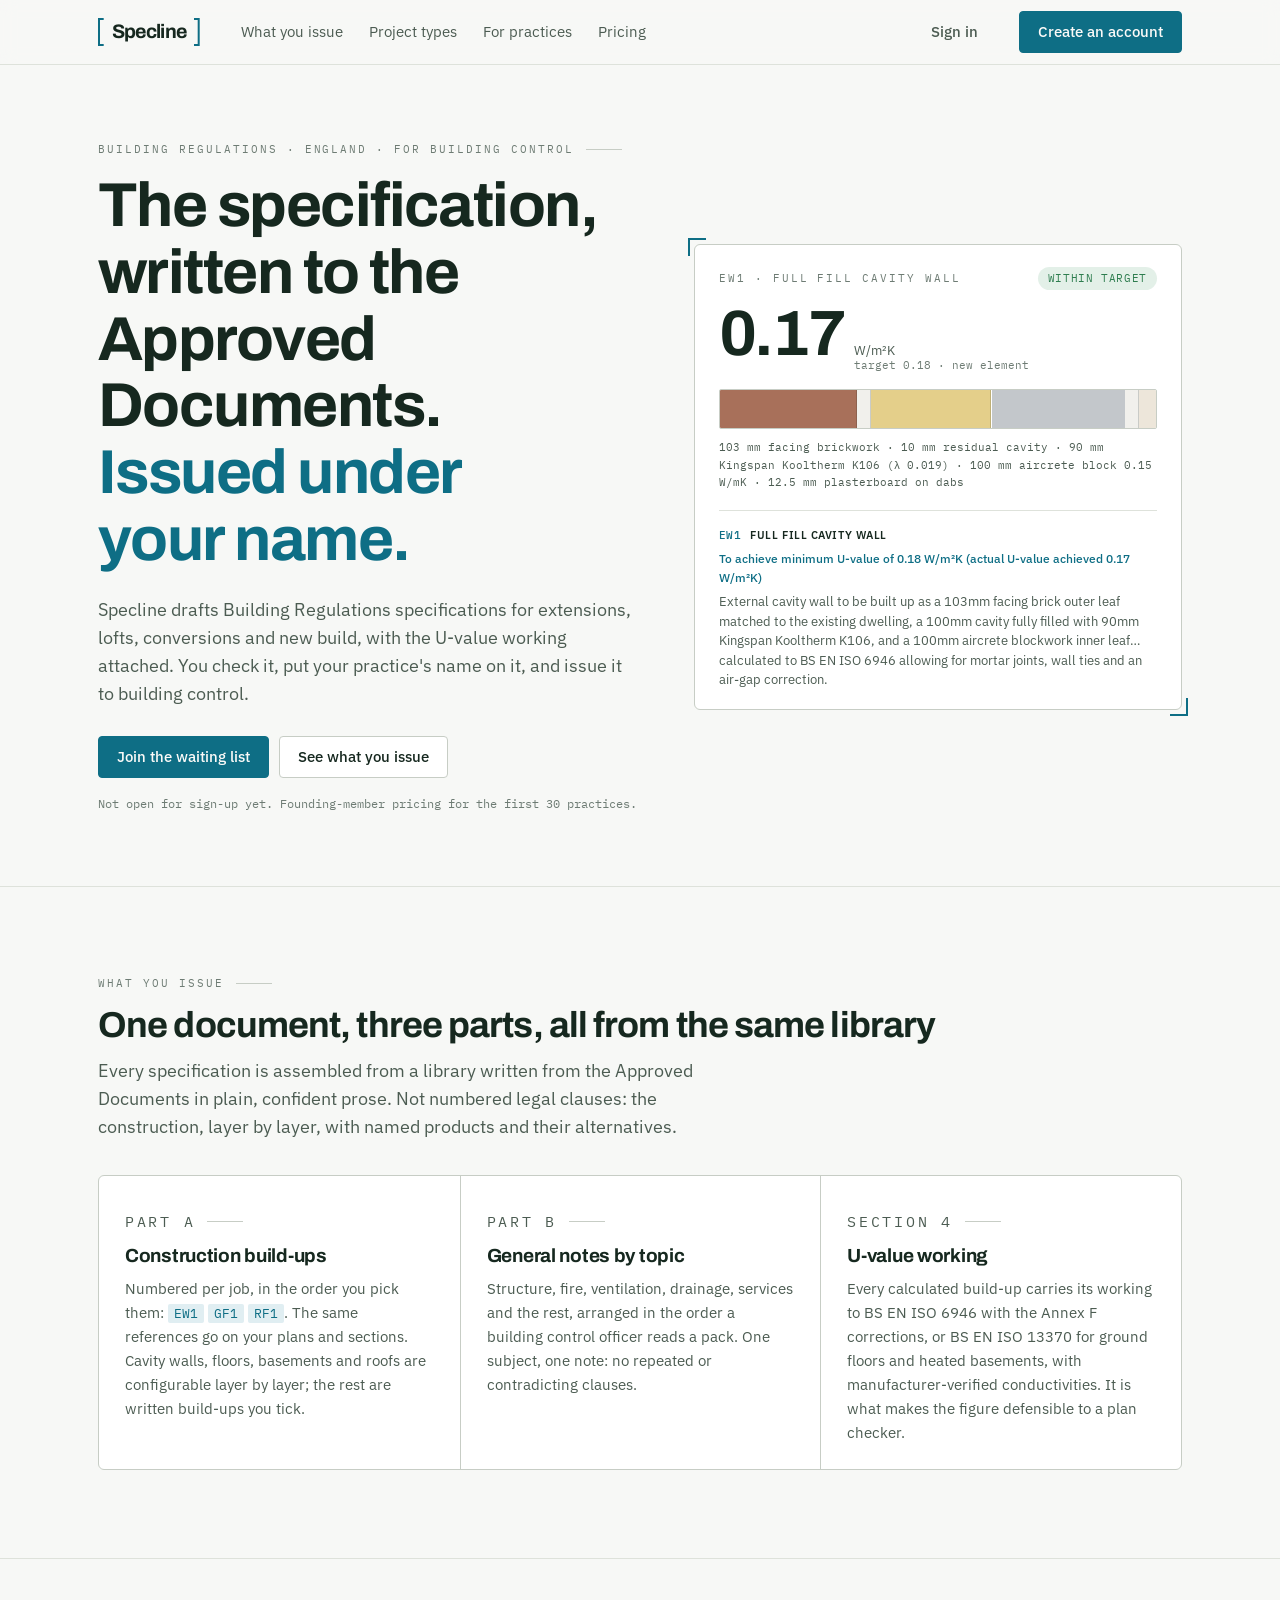
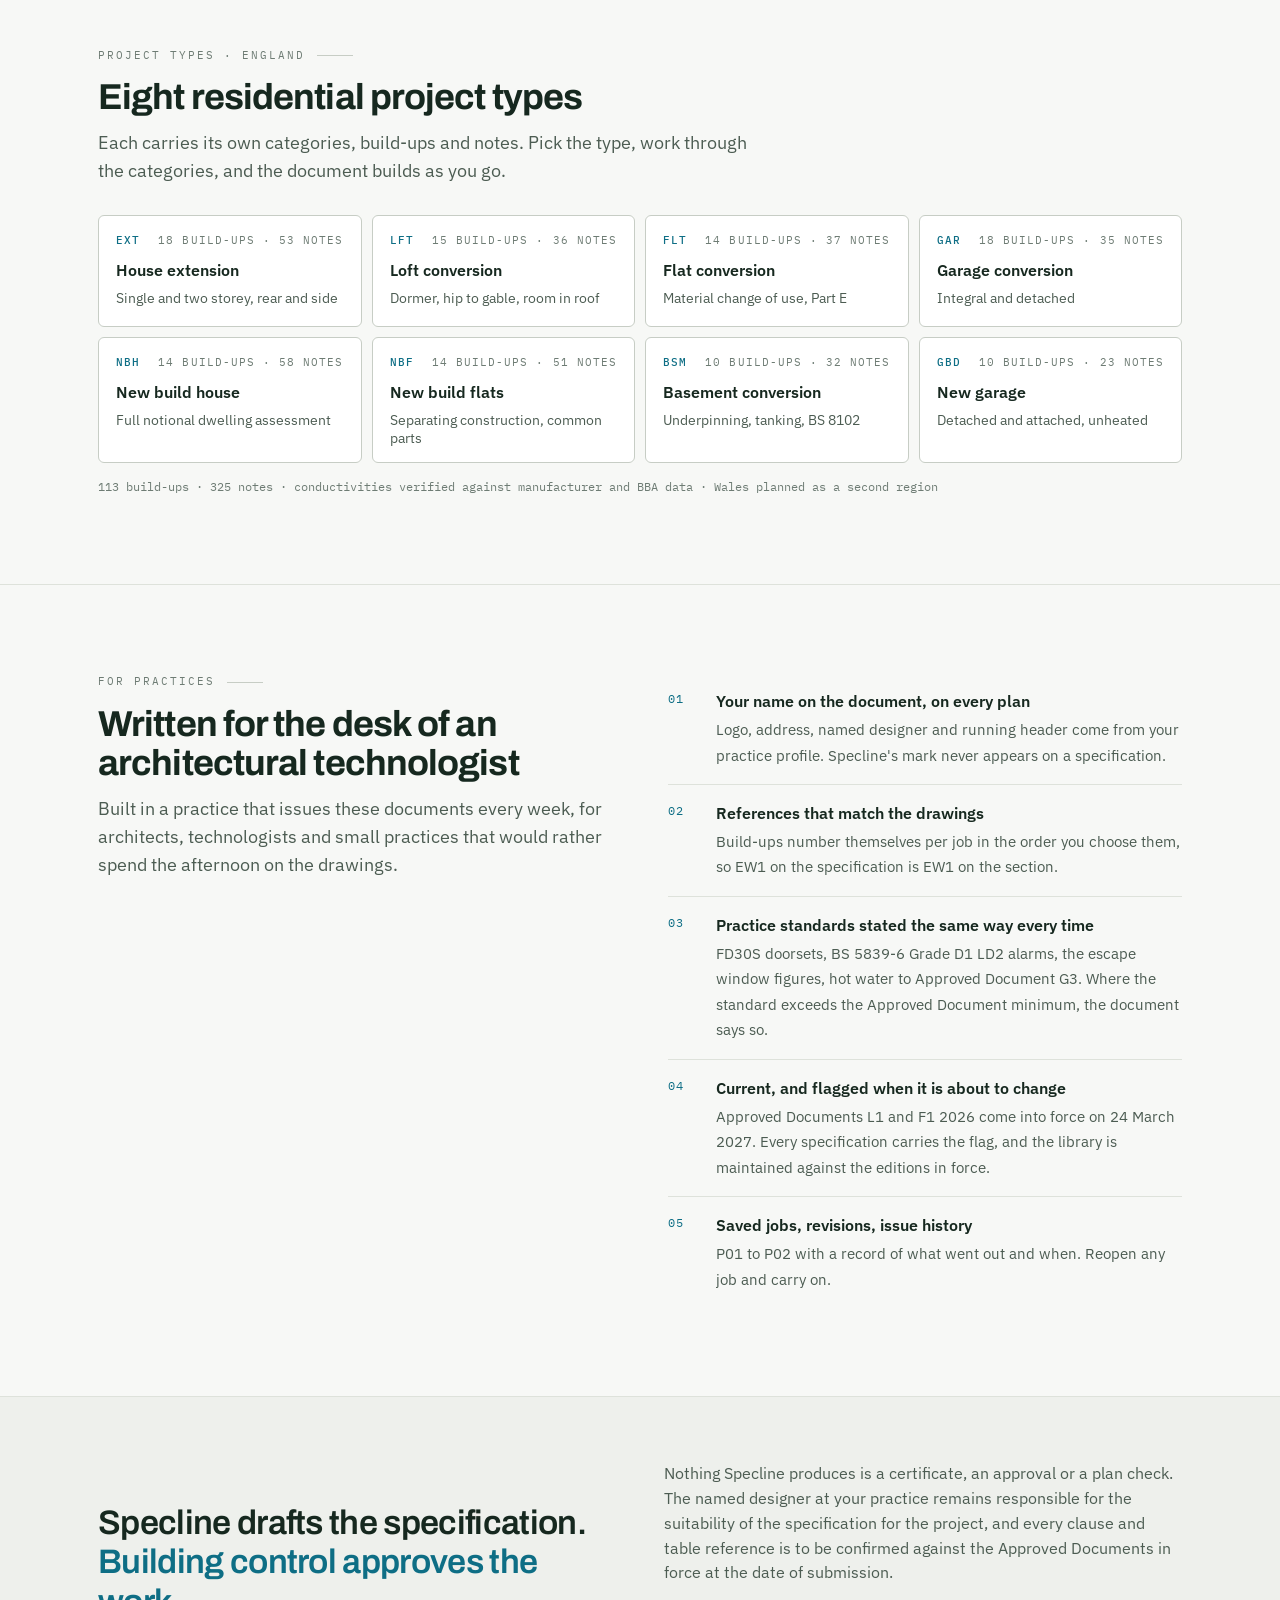
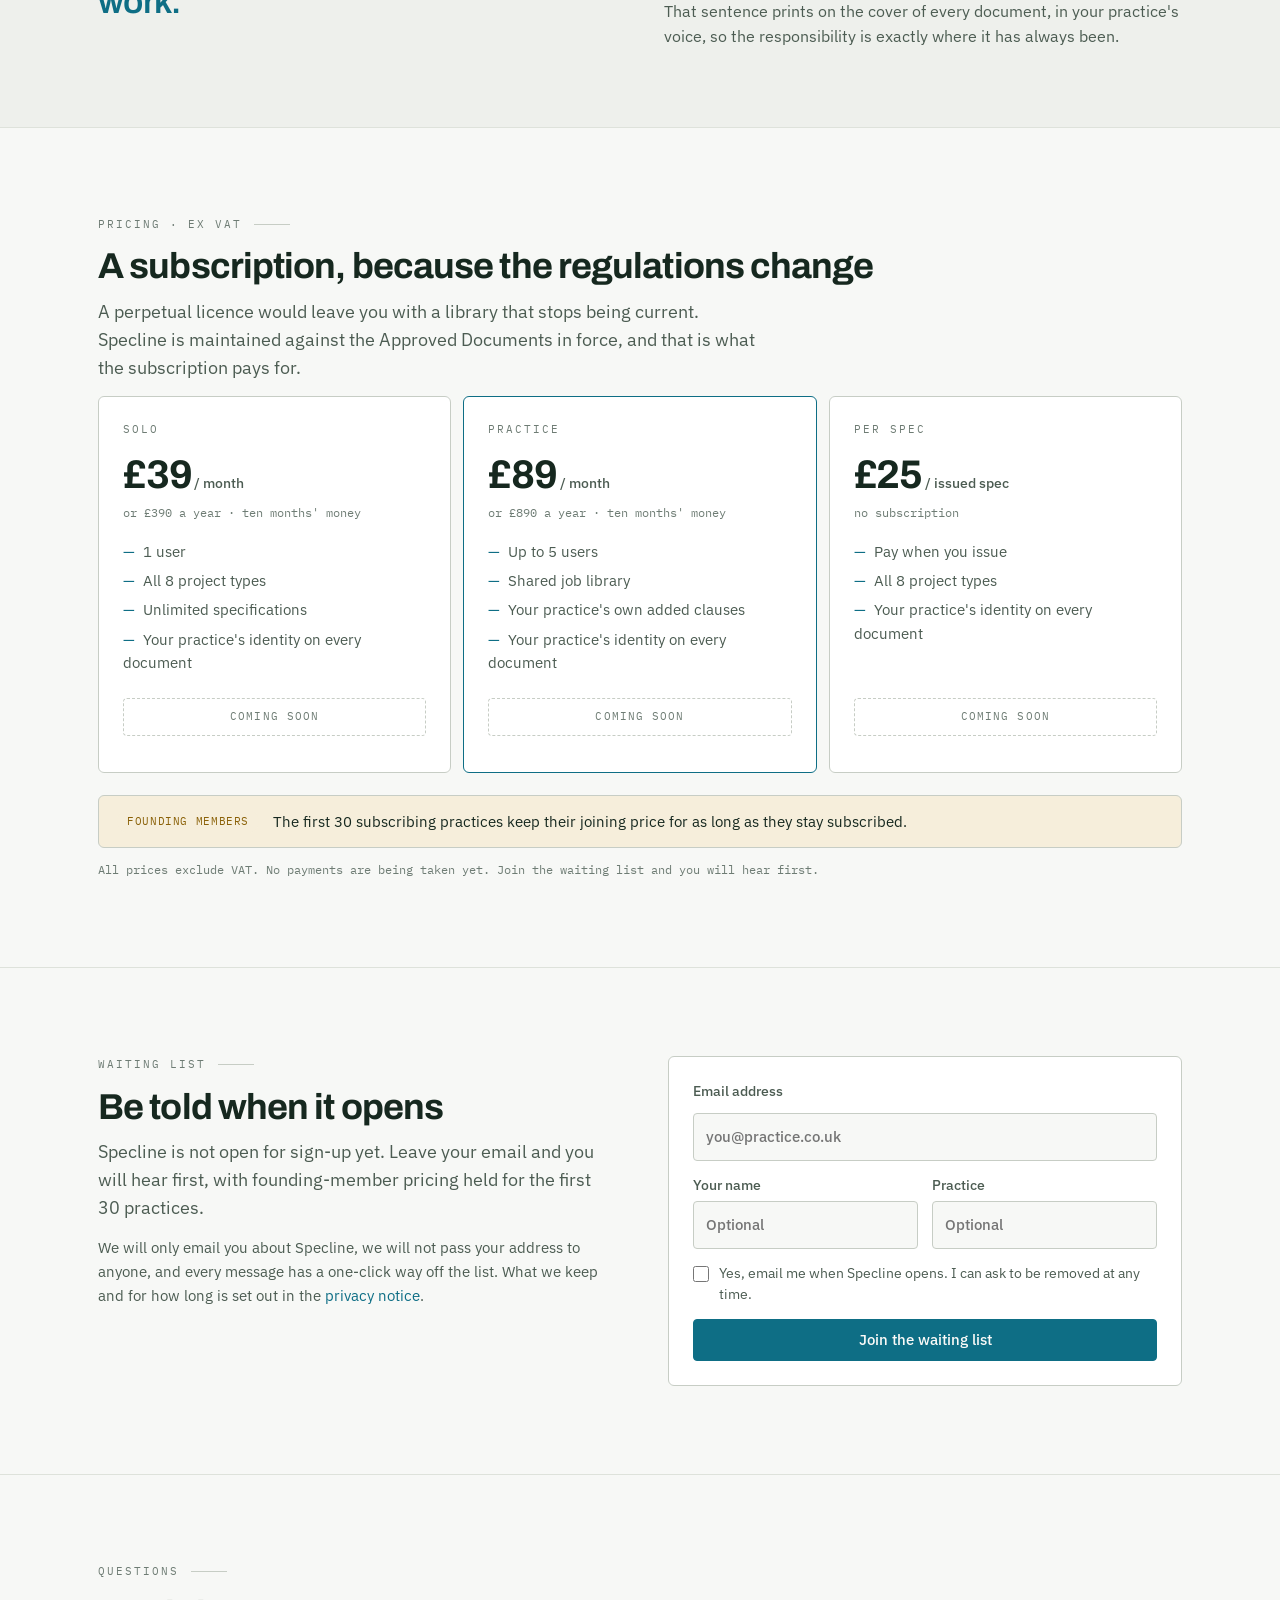
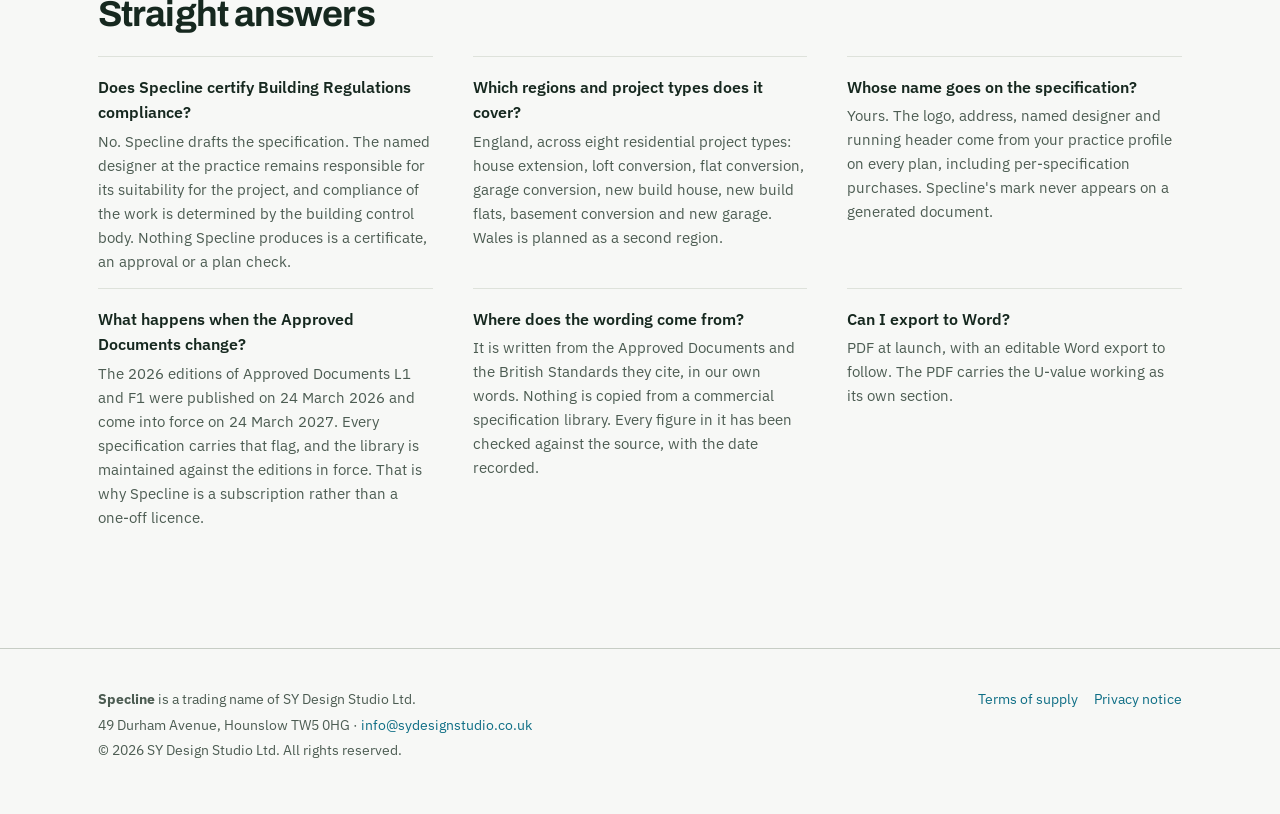
<file: site/index.html>
<!doctype html>
<html lang="en-GB">
<head>
<meta charset="utf-8">
<meta name="viewport" content="width=device-width,initial-scale=1">
<title>Specline — Building Regulations specifications for building control</title>
<meta name="description" content="Specline drafts Building Regulations specifications for building control: eight residential project types for England, written to the Approved Documents, with the U-value working attached. Issued under your practice's name. For architects and architectural technologists.">
<!-- TODO before launch: set the real domain on the canonical and og:url tags below. -->
<link rel="canonical" href="https://specline.co.uk/">
<meta name="robots" content="index,follow">
<meta name="theme-color" content="#0E6E85">
<meta property="og:type" content="website">
<meta property="og:site_name" content="Specline">
<meta property="og:title" content="Specline — Building Regulations specifications for building control">
<meta property="og:description" content="Building Regulations specifications for extensions, lofts, conversions and new build in England, written to the Approved Documents with the U-value working attached. Issued under your own name.">
<meta property="og:url" content="https://specline.co.uk/">
<meta property="og:locale" content="en_GB">
<meta name="twitter:card" content="summary">
<meta name="twitter:title" content="Specline — Building Regulations specifications for building control">
<meta name="twitter:description" content="Specifications written to the Approved Documents, with the U-value working attached. Issued under your practice's name.">
<link rel="icon" type="image/svg+xml" href="data:image/svg+xml,%3Csvg xmlns='http://www.w3.org/2000/svg' viewBox='0 0 32 32'%3E%3Crect width='32' height='32' rx='6' fill='%230E6E85'/%3E%3Cpath d='M13.5 7.5H8V24.5H13.5M18.5 7.5H24V24.5H18.5' fill='none' stroke='%23FBFAF8' stroke-width='3'/%3E%3C/svg%3E">
<link rel="preconnect" href="https://fonts.googleapis.com">
<link rel="preconnect" href="https://fonts.gstatic.com" crossorigin>
<link rel="stylesheet" href="https://fonts.googleapis.com/css2?family=Archivo:wght@600;700&family=IBM+Plex+Mono:wght@400;500&family=IBM+Plex+Sans:wght@400;500;600&display=swap">
<script type="application/ld+json">
{"@context":"https://schema.org","@graph":[
 {"@type":"Organization","@id":"https://specline.co.uk/#org","name":"Specline","legalName":"SY Design Studio Ltd","url":"https://specline.co.uk/","email":"info@sydesignstudio.co.uk",
  "address":{"@type":"PostalAddress","streetAddress":"49 Durham Avenue","addressLocality":"Hounslow","postalCode":"TW5 0HG","addressCountry":"GB"}},
 {"@type":"SoftwareApplication","name":"Specline","applicationCategory":"BusinessApplication","operatingSystem":"Web","url":"https://specline.co.uk/",
  "description":"Drafts Building Regulations specifications for building control across eight residential project types in England, written to the Approved Documents, with U-value calculations to BS EN ISO 6946 and BS EN ISO 13370 attached.",
  "publisher":{"@id":"https://specline.co.uk/#org"},
  "offers":[
   {"@type":"Offer","name":"Solo","price":"39","priceCurrency":"GBP","availability":"https://schema.org/PreOrder","description":"1 user, all 8 project types, unlimited specifications. £39 a month or £390 a year, ex VAT."},
   {"@type":"Offer","name":"Practice","price":"89","priceCurrency":"GBP","availability":"https://schema.org/PreOrder","description":"Up to 5 users, shared job library, the practice's own added clauses. £89 a month or £890 a year, ex VAT."},
   {"@type":"Offer","name":"Per spec","price":"25","priceCurrency":"GBP","availability":"https://schema.org/PreOrder","description":"£25 per issued specification, no subscription, ex VAT."}]},
 {"@type":"FAQPage","mainEntity":[
  {"@type":"Question","name":"Does Specline certify Building Regulations compliance?","acceptedAnswer":{"@type":"Answer","text":"No. Specline drafts the specification. The named designer at the practice remains responsible for its suitability for the project, and compliance of the work is determined by the building control body. Nothing Specline produces is a certificate, an approval or a plan check."}},
  {"@type":"Question","name":"Which regions and project types does Specline cover?","acceptedAnswer":{"@type":"Answer","text":"England, across eight residential project types: house extension, loft conversion, flat conversion, garage conversion, new build house, new build flats, basement conversion and new garage. Wales is planned as a second region."}},
  {"@type":"Question","name":"Whose name goes on the specification?","acceptedAnswer":{"@type":"Answer","text":"The practice's own. The logo, address, named designer and running header come from the practice profile on every plan, including per-specification purchases. Specline's mark never appears on a generated document."}},
  {"@type":"Question","name":"What happens when the Approved Documents change?","acceptedAnswer":{"@type":"Answer","text":"The 2026 editions of Approved Documents L1 and F1 were published on 24 March 2026 and come into force on 24 March 2027. Every specification carries that flag, and the library is maintained against the editions in force. That is why Specline is a subscription rather than a one-off licence."}}]}
]}
</script>
<style>
:root{
  --paper:#F7F8F6; --paper-warm:#FBFAF8; --well:#EEF0EC; --surface:#FFFFFF;
  --ink:#16281F; --ink-2:#4C5C52; --ink-3:#6E7C74; --rule:#C7CDC5; --rule-soft:#DEE2DB;
  --petrol:#0E6E85; --petrol-hi:#0B586B; --petrol-soft:#E0EEF2; --on-petrol:#FBFAF8; --bracket:#0E6E85;
  --pass:#2E7D4F; --pass-soft:#E3F0E8; --hold:#8A6108; --hold-soft:#F6EEDB;
  --wordmark:"Archivo","IBM Plex Sans",Inter,system-ui,sans-serif;
  --sans:"IBM Plex Sans",-apple-system,BlinkMacSystemFont,"Segoe UI",Roboto,Helvetica,Arial,sans-serif;
  --mono:"IBM Plex Mono",ui-monospace,SFMono-Regular,Menlo,Consolas,monospace;
  --r-input:2px; --r-ctl:4px; --r-card:6px; --r-modal:10px;
  --shadow-2:0 4px 14px rgba(22,40,31,.10),0 24px 60px rgba(22,40,31,.12);
}
@media (prefers-color-scheme:dark){:root:not([data-theme="light"]){
  --paper:#10191F; --paper-warm:#17222A; --well:#0B1319; --surface:#17222A;
  --ink:#EDEAE4; --ink-2:#A8B4BC; --ink-3:#78868F; --rule:#263239; --rule-soft:#1F2A31;
  --petrol:#2E9EB8; --petrol-hi:#63BDD1; --petrol-soft:#0F323C; --on-petrol:#08141A; --bracket:#2E9EB8;
  --pass:#5CB981; --pass-soft:#142A1E; --hold:#D7A54A; --hold-soft:#2B2113;
  --shadow-2:0 4px 16px rgba(0,0,0,.5),0 24px 70px rgba(0,0,0,.55);}}
:root[data-theme="dark"]{
  --paper:#10191F; --paper-warm:#17222A; --well:#0B1319; --surface:#17222A;
  --ink:#EDEAE4; --ink-2:#A8B4BC; --ink-3:#78868F; --rule:#263239; --rule-soft:#1F2A31;
  --petrol:#2E9EB8; --petrol-hi:#63BDD1; --petrol-soft:#0F323C; --on-petrol:#08141A; --bracket:#2E9EB8;
  --pass:#5CB981; --pass-soft:#142A1E; --hold:#D7A54A; --hold-soft:#2B2113;
  --shadow-2:0 4px 16px rgba(0,0,0,.5),0 24px 70px rgba(0,0,0,.55);}

*{box-sizing:border-box}
html{color-scheme:light dark;scroll-behavior:smooth}
body{margin:0;background:var(--paper);color:var(--ink);font-family:var(--sans);font-size:16px;line-height:1.6;-webkit-font-smoothing:antialiased}
a{color:var(--petrol);text-decoration:none}
a:hover{color:var(--petrol-hi);text-decoration:underline}
button{font:inherit;color:inherit;cursor:pointer}
:focus-visible{outline:2px solid var(--petrol);outline-offset:2px}
::selection{background:var(--petrol-soft)}
h1,h2,h3{font-family:var(--wordmark);font-weight:700;letter-spacing:-.025em;line-height:1.08;margin:0;text-wrap:balance}
h2{font-size:clamp(26px,3.2vw,36px);margin-bottom:12px}
h3{font-size:19px;letter-spacing:-.015em;line-height:1.3}
p{margin:0 0 14px}
.lede{color:var(--ink-2);font-size:17.5px;max-width:60ch}
.eyebrow{font-family:var(--mono);font-size:11px;letter-spacing:.18em;text-transform:uppercase;color:var(--ink-3);margin:0 0 14px;display:flex;gap:12px;align-items:center}
.eyebrow::after{content:"";flex:0 0 36px;height:1px;background:var(--rule)}
.mono{font-family:var(--mono);font-variant-numeric:tabular-nums}
.wrap{max-width:1140px;margin:0 auto;padding:0 28px}
@media(max-width:640px){.wrap{padding:0 18px}}
section{padding:88px 0;border-top:1px solid var(--rule-soft)}
section.tight{padding:64px 0}
@media(max-width:760px){section{padding:60px 0}}

/* buttons */
.btn{display:inline-flex;align-items:center;gap:8px;border:1px solid var(--rule);background:var(--surface);color:var(--ink);border-radius:var(--r-ctl);padding:11px 18px;font-size:15px;font-weight:500;line-height:1.2;white-space:nowrap;text-decoration:none}
.btn:hover{border-color:var(--ink-2);text-decoration:none;color:var(--ink)}
.btn-primary{background:var(--petrol);border-color:var(--petrol);color:var(--on-petrol)}
.btn-primary:hover{background:var(--petrol-hi);border-color:var(--petrol-hi);color:var(--on-petrol)}
.btn-quiet{background:transparent;border-color:transparent;color:var(--ink-2)}
.btn-quiet:hover{background:var(--well);border-color:transparent}

/* header */
.top{position:sticky;top:0;z-index:30;background:color-mix(in srgb,var(--paper) 88%,transparent);backdrop-filter:blur(8px);border-bottom:1px solid var(--rule-soft)}
.top .wrap{display:flex;align-items:center;gap:22px;height:64px}
.lockup{display:inline-flex;align-items:stretch;gap:7px;height:28px;text-decoration:none}
.lockup svg{width:6.7px;height:28px;display:block;overflow:visible}
.lockup b{align-self:center;font-family:var(--wordmark);font-weight:700;font-size:19.6px;letter-spacing:-.035em;line-height:.95;color:var(--ink)}
.lockup:hover{text-decoration:none}
.nav{display:flex;gap:4px;margin-left:8px}
.nav a{color:var(--ink-2);padding:8px 11px;border-radius:var(--r-ctl);font-size:14.5px}
.nav a:hover{background:var(--well);color:var(--ink);text-decoration:none}
.top .spacer{flex:1}
@media(max-width:820px){.nav{display:none}.top .wrap{height:58px}}
@media(max-width:640px){.top .btn-primary{display:none}.top .wrap{gap:12px}.eyebrow::after{display:none}}

/* hero */
.hero{padding:76px 0 72px;border-top:0}
.hero .wrap{display:grid;grid-template-columns:minmax(0,1.05fr) minmax(320px,.95fr);gap:56px;align-items:center}
@media(max-width:900px){.hero .wrap{grid-template-columns:1fr;gap:40px}}
.hero h1{font-size:clamp(36px,5.2vw,62px)}
.hero h1 em{font-style:normal;color:var(--petrol)}
.hero .lede{margin:22px 0 28px}
.hero .actions{display:flex;gap:10px;flex-wrap:wrap;align-items:center}
.hero .note{font-family:var(--mono);font-size:12px;color:var(--ink-3);margin:16px 0 0}

/* the signature: a wall drawn to scale, settling on its U-value */
.spec{background:var(--surface);border:1px solid var(--rule);border-radius:var(--r-card);padding:22px 24px 20px;position:relative}
.spec .shead{display:flex;justify-content:space-between;align-items:center;gap:10px;margin-bottom:12px}
.spec .shead .eyebrow{margin:0}.spec .shead .eyebrow::after{display:none}
.pill{font-family:var(--mono);font-size:10.5px;letter-spacing:.06em;text-transform:uppercase;padding:3px 10px;border-radius:100px;white-space:nowrap}
.pill.pass{color:var(--pass);background:var(--pass-soft)}
.pill.hold{color:var(--hold);background:var(--hold-soft)}
.ubig{display:flex;align-items:baseline;gap:10px;margin:2px 0 16px}
.ubig b{font-family:var(--wordmark);font-weight:700;font-size:64px;line-height:1;letter-spacing:-.035em;font-variant-numeric:tabular-nums;min-width:3.2ch}
.ubig .unit{display:flex;flex-direction:column;line-height:1.25;font-size:13px;color:var(--ink-2)}
.ubig .unit small{color:var(--ink-3);font-family:var(--mono);font-size:11px}
.lbar{display:flex;height:40px;border-radius:var(--r-input);overflow:hidden;border:1px solid var(--rule)}
.lbar span{display:block;height:100%;transform-origin:left center;border-right:1px solid rgba(22,40,31,.18);animation:draw .6s cubic-bezier(.2,.7,.2,1) both;animation-delay:calc(var(--i)*160ms + 200ms)}
.lbar span:last-child{border-right:0}
.lbar span.air{background-image:repeating-linear-gradient(135deg,transparent 0 4px,rgba(22,40,31,.14) 4px 5px)}
.lkey{font-family:var(--mono);font-size:11px;color:var(--ink-2);line-height:1.6;margin:10px 0 0}
.clause{margin:18px 0 0;padding-top:16px;border-top:1px solid var(--rule-soft)}
.clause h4{font-family:var(--sans);font-size:11px;font-weight:600;letter-spacing:.05em;text-transform:uppercase;margin:0 0 6px;display:flex;gap:9px;align-items:baseline}
.clause h4 i{font-style:normal;font-family:var(--mono);color:var(--petrol);font-weight:500}
.clause p{font-size:12.5px;color:var(--ink-2);margin:0;line-height:1.55;max-width:none}
.clause .tl{color:var(--petrol);font-weight:500;font-size:12px;margin:0 0 5px}
.reveal{animation:rise .5s ease both}
.clause .tl{animation-delay:1.35s}.clause p{animation-delay:1.55s}
@keyframes draw{from{transform:scaleX(0)}to{transform:scaleX(1)}}
@keyframes rise{from{opacity:0;transform:translateY(6px)}to{opacity:1;transform:none}}
.corner{position:absolute;width:18px;height:18px;border:2px solid var(--bracket);pointer-events:none}
.corner.tl{top:-7px;left:-7px;border-right:0;border-bottom:0}
.corner.br{bottom:-7px;right:-7px;border-left:0;border-top:0}

/* three columns */
.cols{display:grid;grid-template-columns:repeat(auto-fit,minmax(260px,1fr));gap:0;border:1px solid var(--rule);border-radius:var(--r-card);background:var(--surface);overflow:hidden}
.col{padding:26px 26px 24px;border-left:1px solid var(--rule)}
.col:first-child{border-left:0}
@media(max-width:820px){.col{border-left:0;border-top:1px solid var(--rule)}.col:first-child{border-top:0}}
.col .eyebrow{margin-bottom:10px}
.col p{color:var(--ink-2);font-size:15px;margin:8px 0 0}
.col .ref{font-family:var(--mono);color:var(--petrol);background:var(--petrol-soft);border-radius:var(--r-input);padding:1px 6px;font-size:13px}

/* types */
.types{display:grid;grid-template-columns:repeat(auto-fill,minmax(220px,1fr));gap:10px}
.type{background:var(--surface);border:1px solid var(--rule);border-radius:var(--r-card);padding:16px 17px 14px;display:flex;flex-direction:column;gap:5px;min-height:112px}
.type .tk{display:flex;justify-content:space-between;font-family:var(--mono);font-size:10.5px;letter-spacing:.1em;text-transform:uppercase;color:var(--ink-3)}
.type .tk b{color:var(--petrol);font-weight:500}
.type .tn{font-weight:600;font-size:16px;margin-top:4px}
.type .td{color:var(--ink-2);font-size:13.5px;line-height:1.4}
.total{font-family:var(--mono);font-size:12px;color:var(--ink-3);margin:14px 0 0}

/* practice section */
.two{display:grid;grid-template-columns:minmax(0,1fr) minmax(0,1fr);gap:56px;align-items:start}
@media(max-width:820px){.two{grid-template-columns:1fr;gap:32px}}
.list{list-style:none;margin:0;padding:0;display:flex;flex-direction:column}
.list li{padding:16px 0;border-top:1px solid var(--rule-soft);display:grid;grid-template-columns:34px minmax(0,1fr);gap:14px;align-items:start}
.list li:first-child{border-top:0}
.list li i{font-style:normal;font-family:var(--mono);color:var(--petrol);font-size:12px;line-height:1.7;letter-spacing:.06em}
.list li b{display:block;font-weight:600;margin-bottom:2px}
.list li span{color:var(--ink-2);font-size:15px}

/* the boundary */
.boundary{background:var(--well);border-top:1px solid var(--rule-soft)}
.boundary .wrap{display:grid;grid-template-columns:minmax(0,1fr) minmax(0,1fr);gap:48px;align-items:center}
@media(max-width:820px){.boundary .wrap{grid-template-columns:1fr}}
.boundary blockquote{margin:0;font-family:var(--wordmark);font-weight:600;font-size:clamp(24px,3vw,34px);letter-spacing:-.02em;line-height:1.15}
.boundary blockquote em{font-style:normal;color:var(--petrol)}
.boundary p{color:var(--ink-2);font-size:15.5px}

/* pricing */
.plans{display:grid;grid-template-columns:repeat(auto-fit,minmax(250px,1fr));gap:12px;margin-top:8px}
.plan{background:var(--surface);border:1px solid var(--rule);border-radius:var(--r-card);padding:24px 24px 22px;display:flex;flex-direction:column;gap:6px;position:relative}
.plan.mid{border-color:var(--petrol)}
.plan .eyebrow{margin-bottom:6px}.plan .eyebrow::after{display:none}
.plan .price{font-family:var(--wordmark);font-weight:700;font-size:40px;letter-spacing:-.03em;line-height:1;font-variant-numeric:tabular-nums;margin:4px 0 2px}
.plan .price small{font-family:var(--sans);font-weight:500;font-size:14px;letter-spacing:0;color:var(--ink-2)}
.plan .alt{font-family:var(--mono);font-size:12px;color:var(--ink-3);margin:0 0 12px}
.plan ul{margin:0 0 18px;padding:0;list-style:none;display:flex;flex-direction:column;gap:6px;font-size:14.5px;color:var(--ink-2);flex:1}
.plan li::before{content:"—";color:var(--petrol);margin-right:8px}
.plan .soon{font-family:var(--mono);font-size:11px;letter-spacing:.1em;text-transform:uppercase;color:var(--ink-3);text-align:center;padding:9px;border:1px dashed var(--rule);border-radius:var(--r-ctl)}
.founder{margin-top:22px;border:1px solid var(--rule);background:var(--hold-soft);border-radius:var(--r-card);padding:14px 18px;display:flex;gap:14px;align-items:center;flex-wrap:wrap;font-size:14.5px}
.founder .pill{flex:none}
.vat{font-family:var(--mono);font-size:12px;color:var(--ink-3);margin:12px 0 0}

/* waiting list */
.join{background:var(--surface);border:1px solid var(--rule);border-radius:var(--r-card);padding:24px;display:flex;flex-direction:column;gap:14px}
.join label{display:flex;flex-direction:column;gap:5px;font-size:13.5px;font-weight:500;color:var(--ink-2)}
.join label .req{position:absolute;left:-9999px}
.join input[type=text],.join input[type=email]{border:1px solid var(--rule);background:var(--paper);border-radius:var(--r-ctl);padding:11px 12px;font:inherit;font-size:15px;color:var(--ink);width:100%}
.join input:focus{border-color:var(--petrol);outline:none;background:var(--surface)}
.join input[aria-invalid="true"]{border-color:var(--hold)}
.join .pair{display:grid;grid-template-columns:1fr 1fr;gap:14px}
@media(max-width:520px){.join .pair{grid-template-columns:1fr}}
.join .check{flex-direction:row;align-items:flex-start;gap:10px;font-weight:400;font-size:14px;line-height:1.5}
.join .check input{margin:3px 0 0;accent-color:var(--petrol);width:16px;height:16px;flex:none}
.join .hp{position:absolute;left:-9999px;width:1px;height:1px;overflow:hidden}
.join button{justify-content:center;width:100%}
.join button:disabled{opacity:.5;cursor:not-allowed}
.jmsg{margin:0;font-size:14.5px;padding:11px 13px;border-radius:var(--r-ctl);border:1px solid var(--rule)}
.jmsg.ok{color:var(--pass);background:var(--pass-soft);border-color:transparent}
.jmsg.bad{color:var(--hold);background:var(--hold-soft);border-color:transparent}

/* faq */
.faq{display:grid;grid-template-columns:repeat(auto-fit,minmax(300px,1fr));gap:0 40px}
.faq dt{font-weight:600;padding:18px 0 4px;border-top:1px solid var(--rule-soft)}
.faq dd{margin:0 0 14px;color:var(--ink-2);font-size:15px}

/* footer */
footer{border-top:1px solid var(--rule);padding:40px 0 48px;font-size:13.5px;color:var(--ink-2)}
footer .wrap{display:flex;justify-content:space-between;gap:24px;flex-wrap:wrap;align-items:flex-start}
footer p{margin:0 0 4px}
footer .links{display:flex;gap:16px;flex-wrap:wrap}
footer .links span{color:var(--ink-3)}

/* sign-in */
.overlay{position:fixed;inset:0;z-index:80;background:rgba(10,18,14,.5);display:flex;align-items:center;justify-content:center;padding:24px;backdrop-filter:blur(3px)}
.overlay[hidden]{display:none}
.dialog{background:var(--surface);border-radius:var(--r-modal);max-width:460px;width:100%;box-shadow:var(--shadow-2);padding:30px 32px 28px;position:relative}
.dialog h2{font-size:26px;margin-bottom:8px}
.dialog p{color:var(--ink-2);font-size:15px}
.closeX{position:absolute;top:12px;right:14px;border:0;background:none;font-size:22px;color:var(--ink-3);line-height:1;padding:6px 10px;border-radius:var(--r-ctl)}
.closeX:hover{background:var(--well);color:var(--ink)}
.dialog .field{border:1px dashed var(--rule);border-radius:var(--r-input);padding:10px 12px;font-family:var(--mono);font-size:12px;color:var(--ink-3);margin:14px 0 18px}

@media (prefers-reduced-motion:reduce){*{animation:none!important;transition:none!important}.lbar span{transform:none}.reveal{opacity:1}}
</style>
</head>
<body>

<header class="top">
  <div class="wrap">
    <a class="lockup" href="#top" aria-label="Specline"><svg viewBox="0 0 6.7 28" aria-hidden="true"><path d="M5.7 1H1V27H5.7" fill="none" stroke="var(--bracket)" stroke-width="2" stroke-linejoin="miter"/></svg><b aria-hidden="true">Specline</b><svg viewBox="0 0 6.7 28" aria-hidden="true"><path d="M1 1H5.7V27H1" fill="none" stroke="var(--bracket)" stroke-width="2" stroke-linejoin="miter"/></svg></a>
    <nav class="nav" aria-label="Sections">
      <a href="#what">What you issue</a>
      <a href="#types">Project types</a>
      <a href="#practices">For practices</a>
      <a href="#pricing">Pricing</a>
    </nav>
    <span class="spacer"></span>
    <a class="btn btn-quiet" href="/account/login.php">Sign in</a>
    <a class="btn btn-primary" href="/account/signup.php">Create an account</a>
  </div>
</header>

<main id="top">
<section class="hero">
  <div class="wrap">
    <div>
      <p class="eyebrow">Building Regulations · England · for building control</p>
      <h1>The specification, written to the Approved Documents. <em>Issued under your name.</em></h1>
      <p class="lede">Specline drafts Building Regulations specifications for extensions, lofts, conversions and new build, with the U-value working attached. You check it, put your practice's name on it, and issue it to building control.</p>
      <div class="actions">
        <a class="btn btn-primary" href="#join">Join the waiting list</a>
        <a class="btn" href="#what">See what you issue</a>
      </div>
      <p class="note">Not open for sign-up yet. Founding-member pricing for the first 30 practices.</p>
    </div>

    <div class="spec" aria-label="Example: a full fill cavity wall, calculated live">
      <span class="corner tl" aria-hidden="true"></span><span class="corner br" aria-hidden="true"></span>
      <div class="shead"><p class="eyebrow">EW1 · Full fill cavity wall</p><span class="pill pass" id="pill">Calculating</span></div>
      <div class="ubig"><b id="uval" aria-live="polite">0.35</b><span class="unit">W/m²K<small>target 0.18 · new element</small></span></div>
      <div class="lbar" role="img" aria-label="103 mm facing brickwork, 10 mm residual cavity, 90 mm Kooltherm K106, 100 mm aircrete block, 10 mm dab gap, 12.5 mm plasterboard">
        <span style="flex:103;background:#A8705A;--i:0"></span>
        <span class="air" style="flex:10;background:#F1F0EC;--i:1"></span>
        <span style="flex:90;background:#E4CF8A;--i:2"></span>
        <span style="flex:100;background:#C3C7CB;--i:3"></span>
        <span class="air" style="flex:10;background:#F1F0EC;--i:4"></span>
        <span style="flex:12.5;background:#EDE6DA;--i:5"></span>
      </div>
      <p class="lkey">103 mm facing brickwork · 10 mm residual cavity · 90 mm Kingspan Kooltherm K106 (λ 0.019) · 100 mm aircrete block 0.15 W/mK · 12.5 mm plasterboard on dabs</p>
      <div class="clause">
        <h4 class="reveal" style="animation-delay:1.2s"><i>EW1</i>Full fill cavity wall</h4>
        <p class="tl reveal">To achieve minimum U-value of 0.18 W/m²K (actual U-value achieved 0.17 W/m²K)</p>
        <p class="reveal">External cavity wall to be built up as a 103mm facing brick outer leaf matched to the existing dwelling, a 100mm cavity fully filled with 90mm Kingspan Kooltherm K106, and a 100mm aircrete blockwork inner leaf… calculated to BS EN ISO 6946 allowing for mortar joints, wall ties and an air-gap correction.</p>
      </div>
    </div>
  </div>
</section>

<section id="what">
  <div class="wrap">
    <p class="eyebrow">What you issue</p>
    <h2>One document, three parts, all from the same library</h2>
    <p class="lede" style="margin-bottom:34px">Every specification is assembled from a library written from the Approved Documents in plain, confident prose. Not numbered legal clauses: the construction, layer by layer, with named products and their alternatives.</p>
    <div class="cols">
      <div class="col"><p class="eyebrow">Part A</p><h3>Construction build-ups</h3>
        <p>Numbered per job, in the order you pick them: <span class="ref">EW1</span> <span class="ref">GF1</span> <span class="ref">RF1</span>. The same references go on your plans and sections. Cavity walls, floors, basements and roofs are configurable layer by layer; the rest are written build-ups you tick.</p></div>
      <div class="col"><p class="eyebrow">Part B</p><h3>General notes by topic</h3>
        <p>Structure, fire, ventilation, drainage, services and the rest, arranged in the order a building control officer reads a pack. One subject, one note: no repeated or contradicting clauses.</p></div>
      <div class="col"><p class="eyebrow">Section 4</p><h3>U-value working</h3>
        <p>Every calculated build-up carries its working to BS EN ISO 6946 with the Annex F corrections, or BS EN ISO 13370 for ground floors and heated basements, with manufacturer-verified conductivities. It is what makes the figure defensible to a plan checker.</p></div>
    </div>
  </div>
</section>

<section id="types">
  <div class="wrap">
    <p class="eyebrow">Project types · England</p>
    <h2>Eight residential project types</h2>
    <p class="lede" style="margin-bottom:30px">Each carries its own categories, build-ups and notes. Pick the type, work through the categories, and the document builds as you go.</p>
    <div class="types">
      <div class="type"><span class="tk"><b>EXT</b><span>18 build-ups · 53 notes</span></span><span class="tn">House extension</span><span class="td">Single and two storey, rear and side</span></div>
      <div class="type"><span class="tk"><b>LFT</b><span>15 build-ups · 36 notes</span></span><span class="tn">Loft conversion</span><span class="td">Dormer, hip to gable, room in roof</span></div>
      <div class="type"><span class="tk"><b>FLT</b><span>14 build-ups · 37 notes</span></span><span class="tn">Flat conversion</span><span class="td">Material change of use, Part E</span></div>
      <div class="type"><span class="tk"><b>GAR</b><span>18 build-ups · 35 notes</span></span><span class="tn">Garage conversion</span><span class="td">Integral and detached</span></div>
      <div class="type"><span class="tk"><b>NBH</b><span>14 build-ups · 58 notes</span></span><span class="tn">New build house</span><span class="td">Full notional dwelling assessment</span></div>
      <div class="type"><span class="tk"><b>NBF</b><span>14 build-ups · 51 notes</span></span><span class="tn">New build flats</span><span class="td">Separating construction, common parts</span></div>
      <div class="type"><span class="tk"><b>BSM</b><span>10 build-ups · 32 notes</span></span><span class="tn">Basement conversion</span><span class="td">Underpinning, tanking, BS 8102</span></div>
      <div class="type"><span class="tk"><b>GBD</b><span>10 build-ups · 23 notes</span></span><span class="tn">New garage</span><span class="td">Detached and attached, unheated</span></div>
    </div>
    <p class="total">113 build-ups · 325 notes · conductivities verified against manufacturer and BBA data · Wales planned as a second region</p>
  </div>
</section>

<section id="practices">
  <div class="wrap two">
    <div>
      <p class="eyebrow">For practices</p>
      <h2>Written for the desk of an architectural technologist</h2>
      <p class="lede">Built in a practice that issues these documents every week, for architects, technologists and small practices that would rather spend the afternoon on the drawings.</p>
    </div>
    <ul class="list">
      <li><i>01</i><div><b>Your name on the document, on every plan</b><span>Logo, address, named designer and running header come from your practice profile. Specline's mark never appears on a specification.</span></div></li>
      <li><i>02</i><div><b>References that match the drawings</b><span>Build-ups number themselves per job in the order you choose them, so EW1 on the specification is EW1 on the section.</span></div></li>
      <li><i>03</i><div><b>Practice standards stated the same way every time</b><span>FD30S doorsets, BS 5839-6 Grade D1 LD2 alarms, the escape window figures, hot water to Approved Document G3. Where the standard exceeds the Approved Document minimum, the document says so.</span></div></li>
      <li><i>04</i><div><b>Current, and flagged when it is about to change</b><span>Approved Documents L1 and F1 2026 come into force on 24 March 2027. Every specification carries the flag, and the library is maintained against the editions in force.</span></div></li>
      <li><i>05</i><div><b>Saved jobs, revisions, issue history</b><span>P01 to P02 with a record of what went out and when. Reopen any job and carry on.</span></div></li>
    </ul>
  </div>
</section>

<section class="boundary tight">
  <div class="wrap">
    <blockquote>Specline drafts the specification. <em>Building control approves the work.</em></blockquote>
    <div>
      <p>Nothing Specline produces is a certificate, an approval or a plan check. The named designer at your practice remains responsible for the suitability of the specification for the project, and every clause and table reference is to be confirmed against the Approved Documents in force at the date of submission.</p>
      <p>That sentence prints on the cover of every document, in your practice's voice, so the responsibility is exactly where it has always been.</p>
    </div>
  </div>
</section>

<section id="pricing">
  <div class="wrap">
    <p class="eyebrow">Pricing · ex VAT</p>
    <h2>A subscription, because the regulations change</h2>
    <p class="lede">A perpetual licence would leave you with a library that stops being current. Specline is maintained against the Approved Documents in force, and that is what the subscription pays for.</p>
    <div class="plans">
      <div class="plan"><p class="eyebrow">Solo</p><p class="price">£39<small> / month</small></p><p class="alt">or £390 a year · ten months' money</p>
        <ul><li>1 user</li><li>All 8 project types</li><li>Unlimited specifications</li><li>Your practice's identity on every document</li></ul>
        <p class="soon">Coming soon</p></div>
      <div class="plan mid"><p class="eyebrow">Practice</p><p class="price">£89<small> / month</small></p><p class="alt">or £890 a year · ten months' money</p>
        <ul><li>Up to 5 users</li><li>Shared job library</li><li>Your practice's own added clauses</li><li>Your practice's identity on every document</li></ul>
        <p class="soon">Coming soon</p></div>
      <div class="plan"><p class="eyebrow">Per spec</p><p class="price">£25<small> / issued spec</small></p><p class="alt">no subscription</p>
        <ul><li>Pay when you issue</li><li>All 8 project types</li><li>Your practice's identity on every document</li></ul>
        <p class="soon">Coming soon</p></div>
    </div>
    <div class="founder"><span class="pill hold">Founding members</span><span>The first 30 subscribing practices keep their joining price for as long as they stay subscribed.</span></div>
    <p class="vat">All prices exclude VAT. No payments are being taken yet. Join the waiting list and you will hear first.</p>
  </div>
</section>

<section id="join">
  <div class="wrap two">
    <div>
      <p class="eyebrow">Waiting list</p>
      <h2>Be told when it opens</h2>
      <p class="lede">Specline is not open for sign-up yet. Leave your email and you will hear first, with founding-member pricing held for the first 30 practices.</p>
      <p style="color:var(--ink-2);font-size:15px">We will only email you about Specline, we will not pass your address to anyone, and every message has a one-click way off the list. What we keep and for how long is set out in the <a href="/privacy.html">privacy notice</a>.</p>
    </div>
    <form class="join" id="joinForm" method="post" action="/waitlist.php" novalidate>
      <label>Email address<span class="req">required</span>
        <input type="email" name="email" id="jEmail" autocomplete="email" required placeholder="you@practice.co.uk"></label>
      <div class="pair">
        <label>Your name<input type="text" name="name" autocomplete="name" placeholder="Optional"></label>
        <label>Practice<input type="text" name="practice" autocomplete="organization" placeholder="Optional"></label>
      </div>
      <p class="hp" aria-hidden="true"><label>Website<input type="text" name="website" tabindex="-1" autocomplete="off"></label></p>
      <label class="check"><input type="checkbox" name="consent" value="yes" id="jConsent" required>
        <span>Yes, email me when Specline opens. I can ask to be removed at any time.</span></label>
      <button class="btn btn-primary" type="submit" id="jSubmit">Join the waiting list</button>
      <p class="jmsg" id="jMsg" role="status" aria-live="polite" hidden></p>
    </form>
  </div>
</section>

<section>
  <div class="wrap">
    <p class="eyebrow">Questions</p>
    <h2>Straight answers</h2>
    <dl class="faq" style="margin-top:22px">
      <div><dt>Does Specline certify Building Regulations compliance?</dt><dd>No. Specline drafts the specification. The named designer at the practice remains responsible for its suitability for the project, and compliance of the work is determined by the building control body. Nothing Specline produces is a certificate, an approval or a plan check.</dd></div>
      <div><dt>Which regions and project types does it cover?</dt><dd>England, across eight residential project types: house extension, loft conversion, flat conversion, garage conversion, new build house, new build flats, basement conversion and new garage. Wales is planned as a second region.</dd></div>
      <div><dt>Whose name goes on the specification?</dt><dd>Yours. The logo, address, named designer and running header come from your practice profile on every plan, including per-specification purchases. Specline's mark never appears on a generated document.</dd></div>
      <div><dt>What happens when the Approved Documents change?</dt><dd>The 2026 editions of Approved Documents L1 and F1 were published on 24 March 2026 and come into force on 24 March 2027. Every specification carries that flag, and the library is maintained against the editions in force. That is why Specline is a subscription rather than a one-off licence.</dd></div>
      <div><dt>Where does the wording come from?</dt><dd>It is written from the Approved Documents and the British Standards they cite, in our own words. Nothing is copied from a commercial specification library. Every figure in it has been checked against the source, with the date recorded.</dd></div>
      <div><dt>Can I export to Word?</dt><dd>PDF at launch, with an editable Word export to follow. The PDF carries the U-value working as its own section.</dd></div>
    </dl>
  </div>
</section>
</main>

<footer>
  <div class="wrap">
    <div>
      <p><b>Specline</b> is a trading name of SY Design Studio Ltd.</p>
      <p>49 Durham Avenue, Hounslow TW5 0HG · <a href="mailto:info@sydesignstudio.co.uk">info@sydesignstudio.co.uk</a></p>
      <p>© 2026 SY Design Studio Ltd. All rights reserved.</p>
    </div>
    <div class="links"><a href="/terms.html">Terms of supply</a><a href="/privacy.html">Privacy notice</a></div>
  </div>
</footer>

<script>
/* The hero: the wall draws in layer by layer, and the U-value settles from the uninsulated
   figure to the calculated one. Static at the final state when motion is reduced. */
(function(){
  const u=document.getElementById('uval'), pill=document.getElementById('pill');
  const from=0.35, to=0.17;
  const still = matchMedia('(prefers-reduced-motion: reduce)').matches;
  const done=()=>{ u.textContent=to.toFixed(2); pill.textContent='Within target'; };
  if(still){ done(); return; }
  const t0=performance.now()+700, dur=1300;
  (function step(now){
    const k=Math.min(1,Math.max(0,(now-t0)/dur)), e=1-Math.pow(1-k,3);
    u.textContent=(from+(to-from)*e).toFixed(2);
    if(k<1) requestAnimationFrame(step); else done();
  })(performance.now());
})();
/* Waiting list: submit without leaving the page, and say plainly what happened. */
(function(){
  const f=document.getElementById('joinForm'), msg=document.getElementById('jMsg'),
        btn=document.getElementById('jSubmit'), email=document.getElementById('jEmail'),
        consent=document.getElementById('jConsent');
  const say=(text,ok)=>{ msg.hidden=false; msg.className='jmsg '+(ok?'ok':'bad'); msg.textContent=text; };
  f.addEventListener('submit', async e=>{
    e.preventDefault();
    email.setAttribute('aria-invalid','false');
    if(!email.value.trim() || !email.checkValidity()){ email.setAttribute('aria-invalid','true'); email.focus(); return say('Please enter a valid email address.',false); }
    if(!consent.checked){ consent.focus(); return say('Please tick the box so we know we may email you.',false); }
    btn.disabled=true; const was=btn.textContent; btn.textContent='Adding you…';
    try{
      const r=await fetch(f.action,{method:'POST',body:new FormData(f),headers:{'Accept':'application/json'}});
      let d={}; try{ d=await r.json(); }catch(_){}
      if(r.ok && d.ok){ say(d.message||'Thank you. You are on the list.',true); f.reset(); btn.textContent='On the list'; return; }
      say(d.message||'That did not go through. Please email info@sydesignstudio.co.uk and we will add you.',false);
    }catch(_){
      say('We could not reach the server. Please email info@sydesignstudio.co.uk and we will add you.',false);
    }
    btn.disabled=false; btn.textContent=was;
  });
})();
</script>
</body>
</html>
</file>
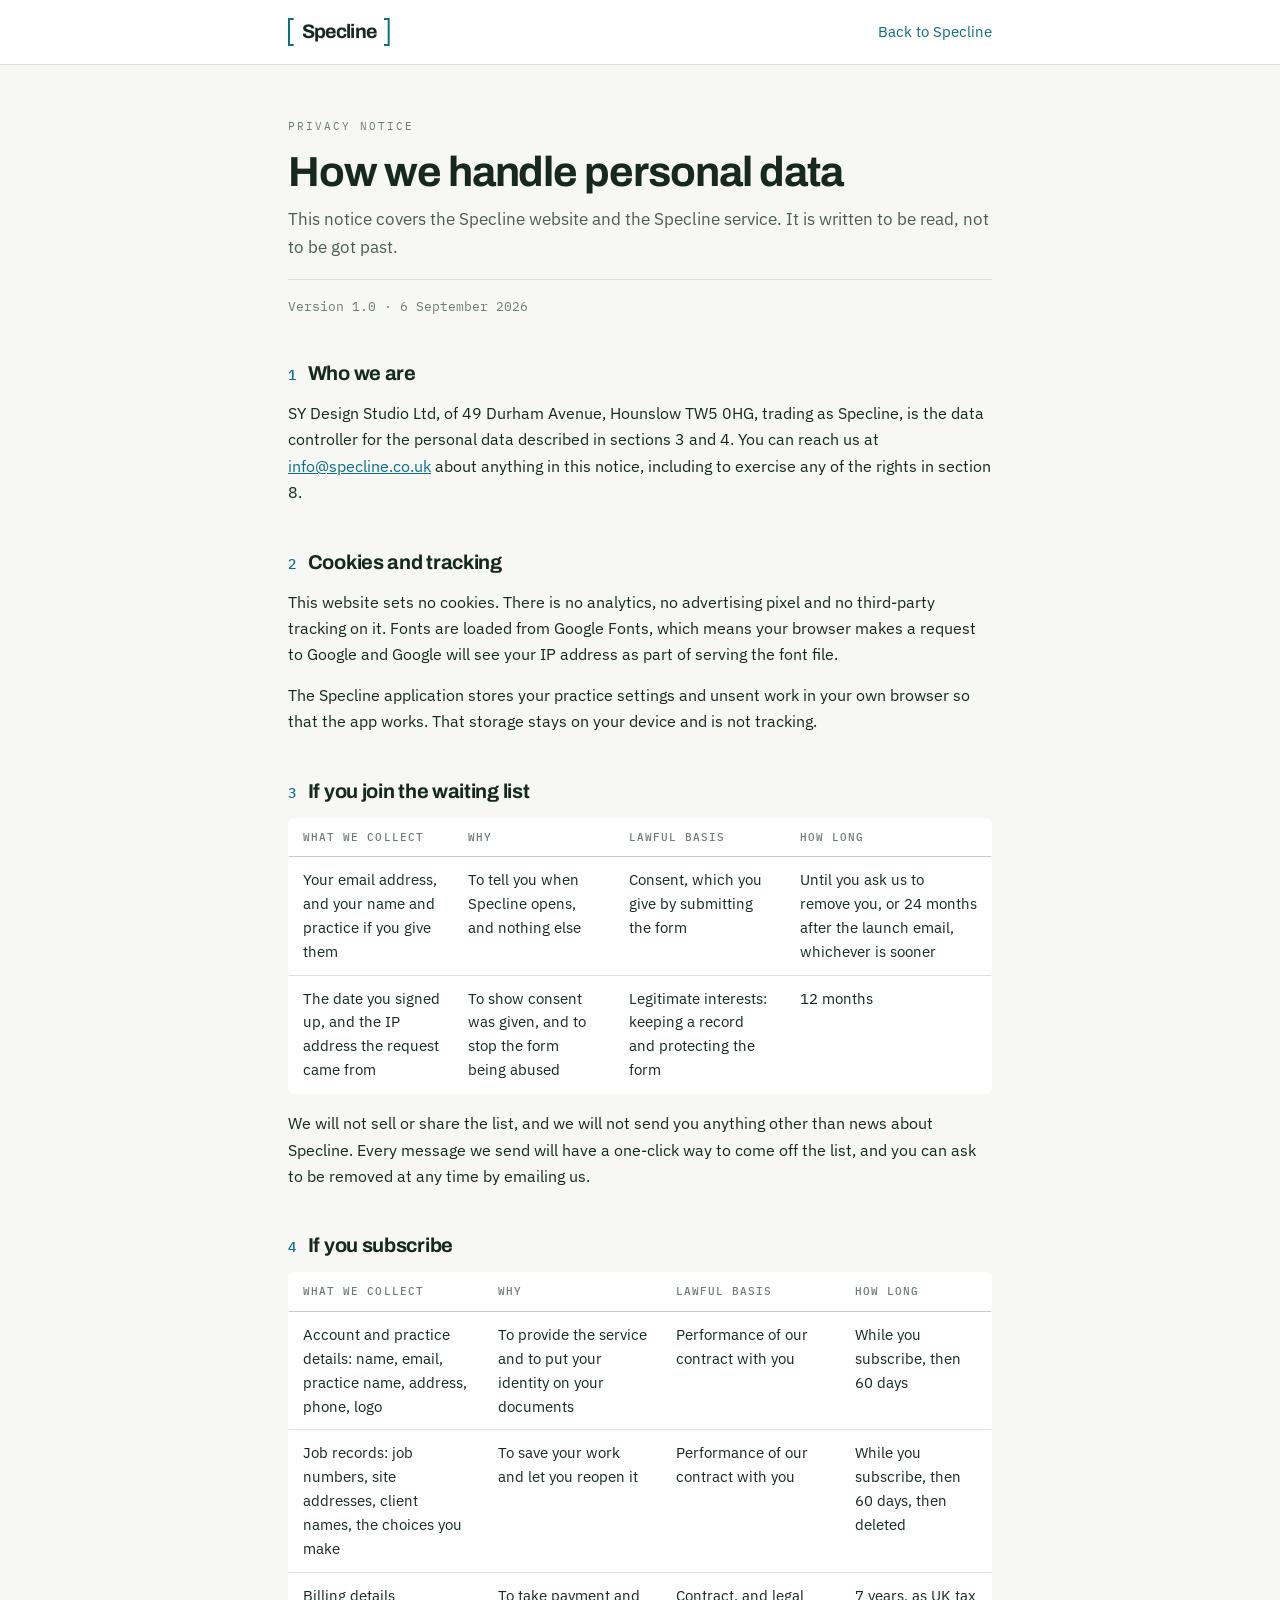
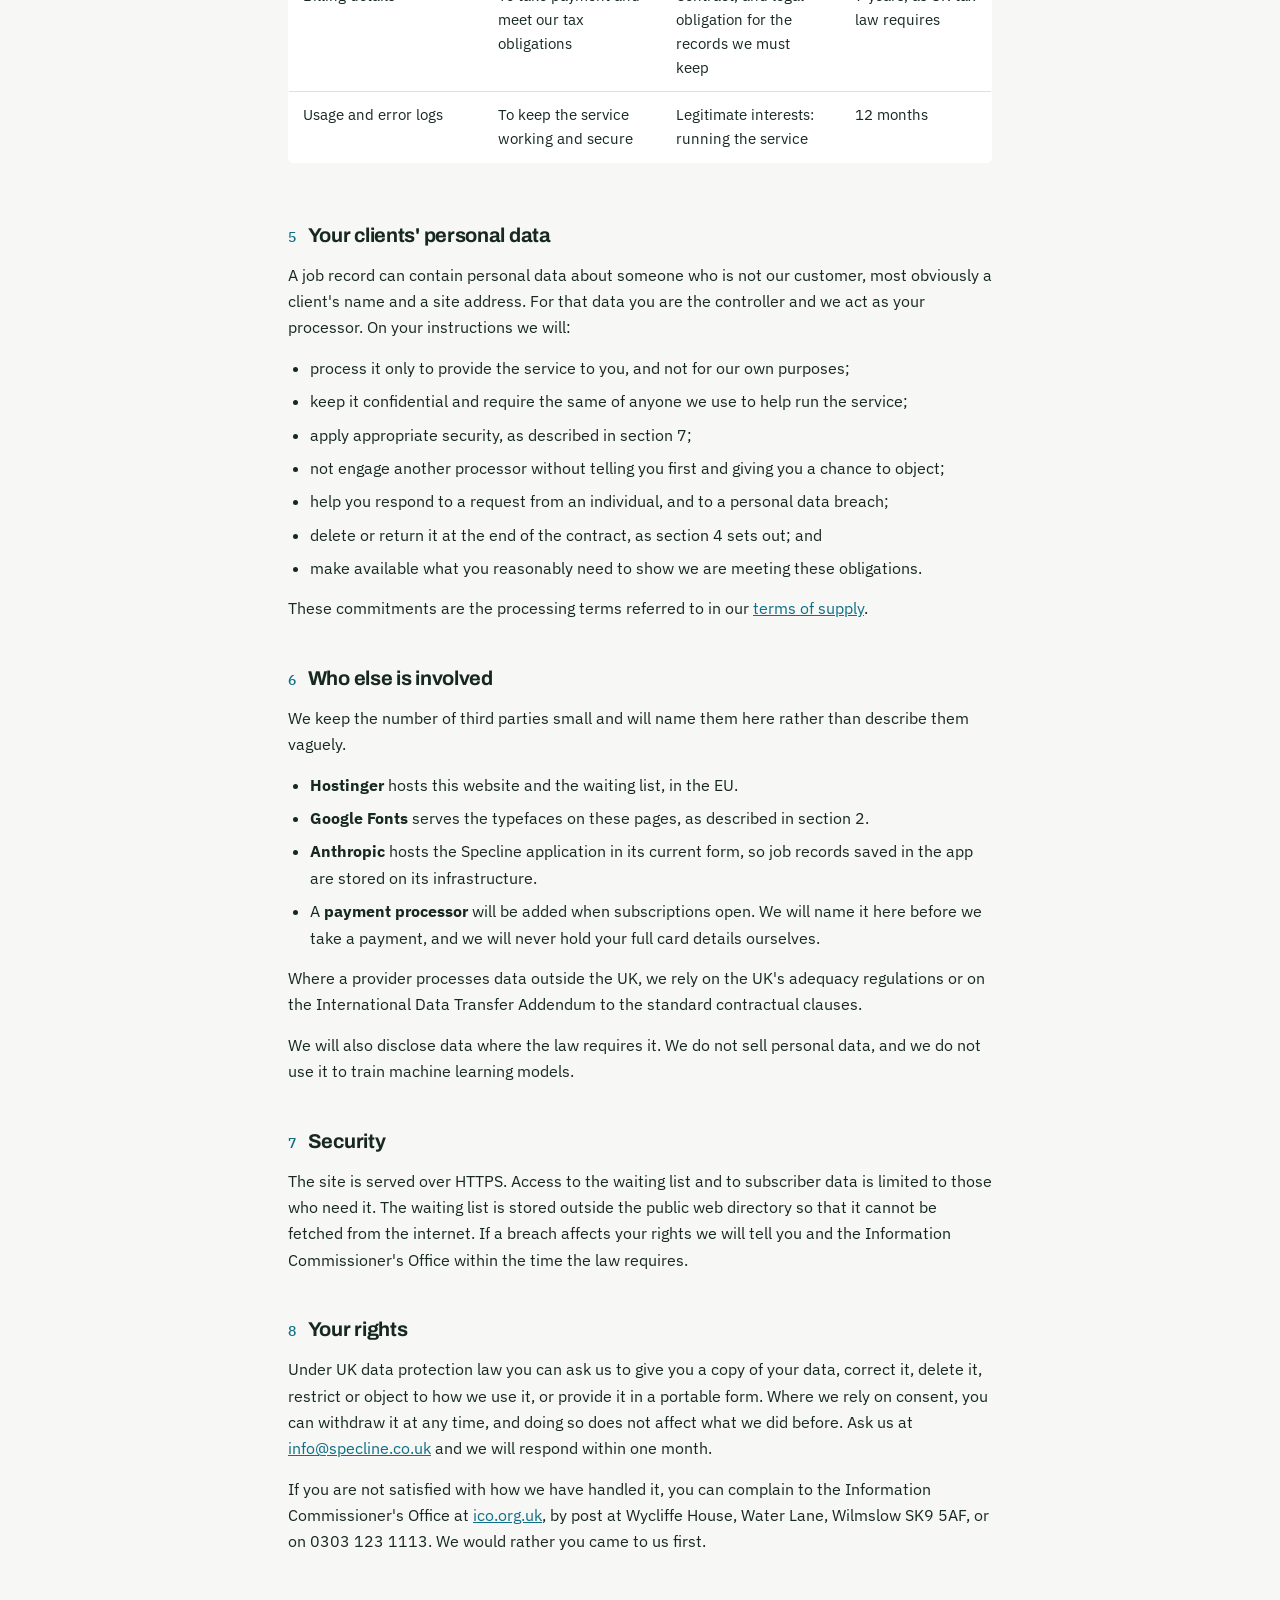
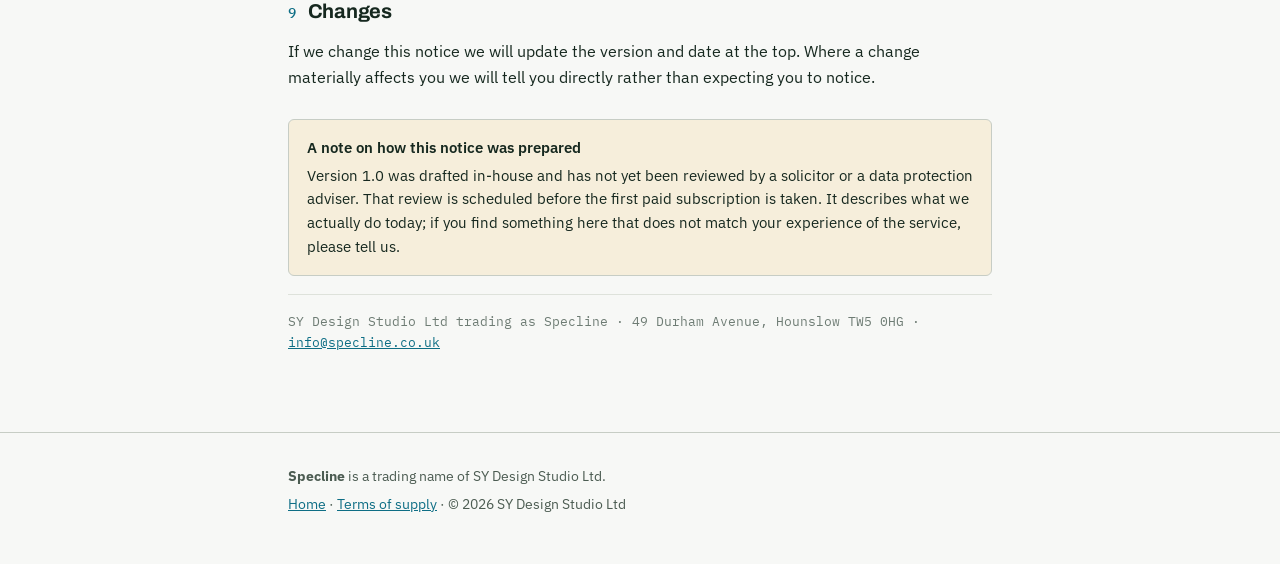
<file: site/privacy.html>
<!doctype html>
<html lang="en-GB">
<head>
<meta charset="utf-8">
<meta name="viewport" content="width=device-width,initial-scale=1">
<title>Privacy notice — Specline</title>
<meta name="description" content="How SY Design Studio Ltd handles personal data for Specline, the Building Regulations specification service.">
<link rel="canonical" href="https://specline.co.uk/privacy.html">
<meta name="robots" content="index,follow">
<meta name="theme-color" content="#0E6E85">
<link rel="icon" type="image/svg+xml" href="data:image/svg+xml,%3Csvg xmlns='http://www.w3.org/2000/svg' viewBox='0 0 32 32'%3E%3Crect width='32' height='32' rx='6' fill='%230E6E85'/%3E%3Cpath d='M13.5 7.5H8V24.5H13.5M18.5 7.5H24V24.5H18.5' fill='none' stroke='%23FBFAF8' stroke-width='3'/%3E%3C/svg%3E">
<link rel="preconnect" href="https://fonts.googleapis.com">
<link rel="preconnect" href="https://fonts.gstatic.com" crossorigin>
<link rel="stylesheet" href="https://fonts.googleapis.com/css2?family=Archivo:wght@600;700&family=IBM+Plex+Mono:wght@400;500&family=IBM+Plex+Sans:wght@400;500;600&display=swap">
<style>
:root{
  --paper:#F7F8F6; --well:#EEF0EC; --surface:#FFFFFF;
  --ink:#16281F; --ink-2:#4C5C52; --ink-3:#6E7C74; --rule:#C7CDC5; --rule-soft:#DEE2DB;
  --petrol:#0E6E85; --petrol-hi:#0B586B; --petrol-soft:#E0EEF2; --bracket:#0E6E85;
  --hold:#8A6108; --hold-soft:#F6EEDB;
  --wordmark:"Archivo","IBM Plex Sans",Inter,system-ui,sans-serif;
  --sans:"IBM Plex Sans",-apple-system,BlinkMacSystemFont,"Segoe UI",Roboto,Helvetica,Arial,sans-serif;
  --mono:"IBM Plex Mono",ui-monospace,SFMono-Regular,Menlo,Consolas,monospace;
  --r-card:6px;
}
@media (prefers-color-scheme:dark){:root:not([data-theme="light"]){
  --paper:#10191F; --well:#0B1319; --surface:#17222A;
  --ink:#EDEAE4; --ink-2:#A8B4BC; --ink-3:#78868F; --rule:#263239; --rule-soft:#1F2A31;
  --petrol:#2E9EB8; --petrol-hi:#63BDD1; --petrol-soft:#0F323C; --bracket:#2E9EB8;
  --hold:#D7A54A; --hold-soft:#2B2113;}}
:root[data-theme="dark"]{
  --paper:#10191F; --well:#0B1319; --surface:#17222A;
  --ink:#EDEAE4; --ink-2:#A8B4BC; --ink-3:#78868F; --rule:#263239; --rule-soft:#1F2A31;
  --petrol:#2E9EB8; --petrol-hi:#63BDD1; --petrol-soft:#0F323C; --bracket:#2E9EB8;
  --hold:#D7A54A; --hold-soft:#2B2113;}
*{box-sizing:border-box}
html{color-scheme:light dark}
body{margin:0;background:var(--paper);color:var(--ink);font-family:var(--sans);font-size:16px;line-height:1.65;-webkit-font-smoothing:antialiased}
a{color:var(--petrol)}
a:hover{color:var(--petrol-hi)}
.wrap{max-width:760px;margin:0 auto;padding:0 28px}
@media(max-width:640px){.wrap{padding:0 18px}}
.top{border-bottom:1px solid var(--rule-soft);background:var(--surface)}
.top .wrap{display:flex;align-items:center;gap:20px;height:64px}
.lockup{display:inline-flex;align-items:stretch;gap:7px;height:28px;text-decoration:none}
.lockup svg{width:6.7px;height:28px;display:block;overflow:visible}
.lockup b{align-self:center;font-family:var(--wordmark);font-weight:700;font-size:19.6px;letter-spacing:-.035em;line-height:.95;color:var(--ink)}
.top a.back{margin-left:auto;font-size:14.5px;text-decoration:none}
main{padding:52px 0 80px}
h1{font-family:var(--wordmark);font-weight:700;font-size:clamp(30px,4vw,42px);letter-spacing:-.025em;line-height:1.1;margin:0 0 10px}
h2{font-family:var(--wordmark);font-weight:700;font-size:20px;letter-spacing:-.015em;margin:40px 0 10px;display:flex;gap:12px;align-items:baseline}
h2 i{font-style:normal;font-family:var(--mono);font-size:14px;color:var(--petrol);font-weight:500;flex:none}
p{margin:0 0 14px}
ul{margin:0 0 14px;padding-left:22px}
li{margin-bottom:7px}
.eyebrow{font-family:var(--mono);font-size:11px;letter-spacing:.18em;text-transform:uppercase;color:var(--ink-3);margin:0 0 14px}
.lede{color:var(--ink-2);font-size:17px;margin-bottom:6px}
.meta{font-family:var(--mono);font-size:12.5px;color:var(--ink-3);margin:18px 0 0;padding-top:16px;border-top:1px solid var(--rule-soft)}
.flag{border:1px solid var(--rule);background:var(--hold-soft);border-radius:var(--r-card);padding:16px 18px;margin:28px 0 0;font-size:14.5px}
.flag b{display:block;font-weight:600;margin-bottom:4px}
table{border-collapse:collapse;width:100%;font-size:14.5px;margin:0 0 16px;background:var(--surface);border:1px solid var(--rule);border-radius:var(--r-card);overflow:hidden}
th{text-align:left;font-family:var(--mono);font-size:10.5px;letter-spacing:.1em;text-transform:uppercase;color:var(--ink-3);font-weight:500;padding:10px 14px;border-bottom:1px solid var(--rule)}
td{padding:11px 14px;border-bottom:1px solid var(--rule-soft);vertical-align:top}
tr:last-child td{border-bottom:0}
.scroll{overflow-x:auto}
footer{border-top:1px solid var(--rule);padding:32px 0 44px;font-size:13.5px;color:var(--ink-2)}
footer p{margin:0 0 4px}
/* Standalone navigation at the foot of the page gets a 24px pointer target; the links
   inside the sentences above are exempt and are left as they are. */
footer .nav a{display:inline-flex;align-items:center;min-height:24px}
</style>
</head>
<body>
<header class="top"><div class="wrap">
  <a class="lockup" href="/" aria-label="Specline"><svg viewBox="0 0 6.7 28" aria-hidden="true"><path d="M5.7 1H1V27H5.7" fill="none" stroke="var(--bracket)" stroke-width="2" stroke-linejoin="miter"/></svg><b aria-hidden="true">Specline</b><svg viewBox="0 0 6.7 28" aria-hidden="true"><path d="M1 1H5.7V27H1" fill="none" stroke="var(--bracket)" stroke-width="2" stroke-linejoin="miter"/></svg></a>
  <a class="back" href="/">Back to Specline</a>
</div></header>

<main><div class="wrap">
<p class="eyebrow">Privacy notice</p>
<h1>How we handle personal data</h1>
<p class="lede">This notice covers the Specline website and the Specline service. It is written to be read, not to be got past.</p>
<p class="meta">Version 1.0 · 6 September 2026</p>

<h2><i>1</i>Who we are</h2>
<p>SY Design Studio Ltd, of 49 Durham Avenue, Hounslow TW5 0HG, trading as Specline, is the data controller for the personal data described in sections 3 and 4. You can reach us at <a href="mailto:info@specline.co.uk">info@specline.co.uk</a> about anything in this notice, including to exercise any of the rights in section 8.</p>

<h2><i>2</i>Cookies and tracking</h2>
<p>This website sets no cookies. There is no analytics, no advertising pixel and no third-party tracking on it. Fonts are loaded from Google Fonts, which means your browser makes a request to Google and Google will see your IP address as part of serving the font file.</p>
<p>The Specline application stores your practice settings and unsent work in your own browser so that the app works. That storage stays on your device and is not tracking.</p>

<h2><i>3</i>If you join the waiting list</h2>
<div class="scroll"><table>
  <tr><th>What we collect</th><th>Why</th><th>Lawful basis</th><th>How long</th></tr>
  <tr><td>Your email address, and your name and practice if you give them</td><td>To tell you when Specline opens, and nothing else</td><td>Consent, which you give by submitting the form</td><td>Until you ask us to remove you, or 24 months after the launch email, whichever is sooner</td></tr>
  <tr><td>The date you signed up, and the IP address the request came from</td><td>To show consent was given, and to stop the form being abused</td><td>Legitimate interests: keeping a record and protecting the form</td><td>12 months</td></tr>
</table></div>
<p>We will not sell or share the list, and we will not send you anything other than news about Specline. Every message we send will have a one-click way to come off the list, and you can ask to be removed at any time by emailing us.</p>

<h2><i>4</i>If you subscribe</h2>
<div class="scroll"><table>
  <tr><th>What we collect</th><th>Why</th><th>Lawful basis</th><th>How long</th></tr>
  <tr><td>Account and practice details: name, email, practice name, address, phone, logo</td><td>To provide the service and to put your identity on your documents</td><td>Performance of our contract with you</td><td>While you subscribe, then 60 days</td></tr>
  <tr><td>Job records: job numbers, site addresses, client names, the choices you make</td><td>To save your work and let you reopen it</td><td>Performance of our contract with you</td><td>While you subscribe, then 60 days, then deleted</td></tr>
  <tr><td>Billing details</td><td>To take payment and meet our tax obligations</td><td>Contract, and legal obligation for the records we must keep</td><td>7 years, as UK tax law requires</td></tr>
  <tr><td>Usage and error logs</td><td>To keep the service working and secure</td><td>Legitimate interests: running the service</td><td>12 months</td></tr>
</table></div>

<h2><i>5</i>Your clients' personal data</h2>
<p>A job record can contain personal data about someone who is not our customer, most obviously a client's name and a site address. For that data you are the controller and we act as your processor. On your instructions we will:</p>
<ul>
  <li>process it only to provide the service to you, and not for our own purposes;</li>
  <li>keep it confidential and require the same of anyone we use to help run the service;</li>
  <li>apply appropriate security, as described in section 7;</li>
  <li>not engage another processor without telling you first and giving you a chance to object;</li>
  <li>help you respond to a request from an individual, and to a personal data breach;</li>
  <li>delete or return it at the end of the contract, as section 4 sets out; and</li>
  <li>make available what you reasonably need to show we are meeting these obligations.</li>
</ul>
<p>These commitments are the processing terms referred to in our <a href="/terms.html">terms of supply</a>.</p>

<h2><i>6</i>Who else is involved</h2>
<p>We keep the number of third parties small and will name them here rather than describe them vaguely.</p>
<ul>
  <li><strong>Hostinger</strong> hosts this website and the waiting list, in the EU.</li>
  <li><strong>Google Fonts</strong> serves the typefaces on these pages, as described in section 2.</li>
  <li><strong>Anthropic</strong> hosts the Specline application in its current form, so job records saved in the app are stored on its infrastructure.</li>
  <li>A <strong>payment processor</strong> will be added when subscriptions open. We will name it here before we take a payment, and we will never hold your full card details ourselves.</li>
</ul>
<p>Where a provider processes data outside the UK, we rely on the UK's adequacy regulations or on the International Data Transfer Addendum to the standard contractual clauses.</p>
<p>We will also disclose data where the law requires it. We do not sell personal data, and we do not use it to train machine learning models.</p>

<h2><i>7</i>Security</h2>
<p>The site is served over HTTPS. Access to the waiting list and to subscriber data is limited to those who need it. The waiting list is stored outside the public web directory so that it cannot be fetched from the internet. If a breach affects your rights we will tell you and the Information Commissioner's Office within the time the law requires.</p>

<h2><i>8</i>Your rights</h2>
<p>Under UK data protection law you can ask us to give you a copy of your data, correct it, delete it, restrict or object to how we use it, or provide it in a portable form. Where we rely on consent, you can withdraw it at any time, and doing so does not affect what we did before. Ask us at <a href="mailto:info@specline.co.uk">info@specline.co.uk</a> and we will respond within one month.</p>
<p>If you are not satisfied with how we have handled it, you can complain to the Information Commissioner's Office at <a href="https://ico.org.uk/make-a-complaint/" rel="noopener">ico.org.uk</a>, by post at Wycliffe House, Water Lane, Wilmslow SK9 5AF, or on 0303 123 1113. We would rather you came to us first.</p>

<h2><i>9</i>Changes</h2>
<p>If we change this notice we will update the version and date at the top. Where a change materially affects you we will tell you directly rather than expecting you to notice.</p>

<div class="flag"><b>A note on how this notice was prepared</b>
Version 1.0 was drafted in-house and has not yet been reviewed by a solicitor or a data protection adviser. That review is scheduled before the first paid subscription is taken. It describes what we actually do today; if you find something here that does not match your experience of the service, please tell us.</div>

<p class="meta">SY Design Studio Ltd trading as Specline · 49 Durham Avenue, Hounslow TW5 0HG · <a href="mailto:info@specline.co.uk">info@specline.co.uk</a></p>
</div></main>

<footer><div class="wrap">
  <p><b>Specline</b> is a trading name of SY Design Studio Ltd.</p>
  <p class="nav"><a href="/">Home</a> · <a href="/terms.html">Terms of supply</a> · © 2026 SY Design Studio Ltd</p>
</div></footer>
</body>
</html>
</file>
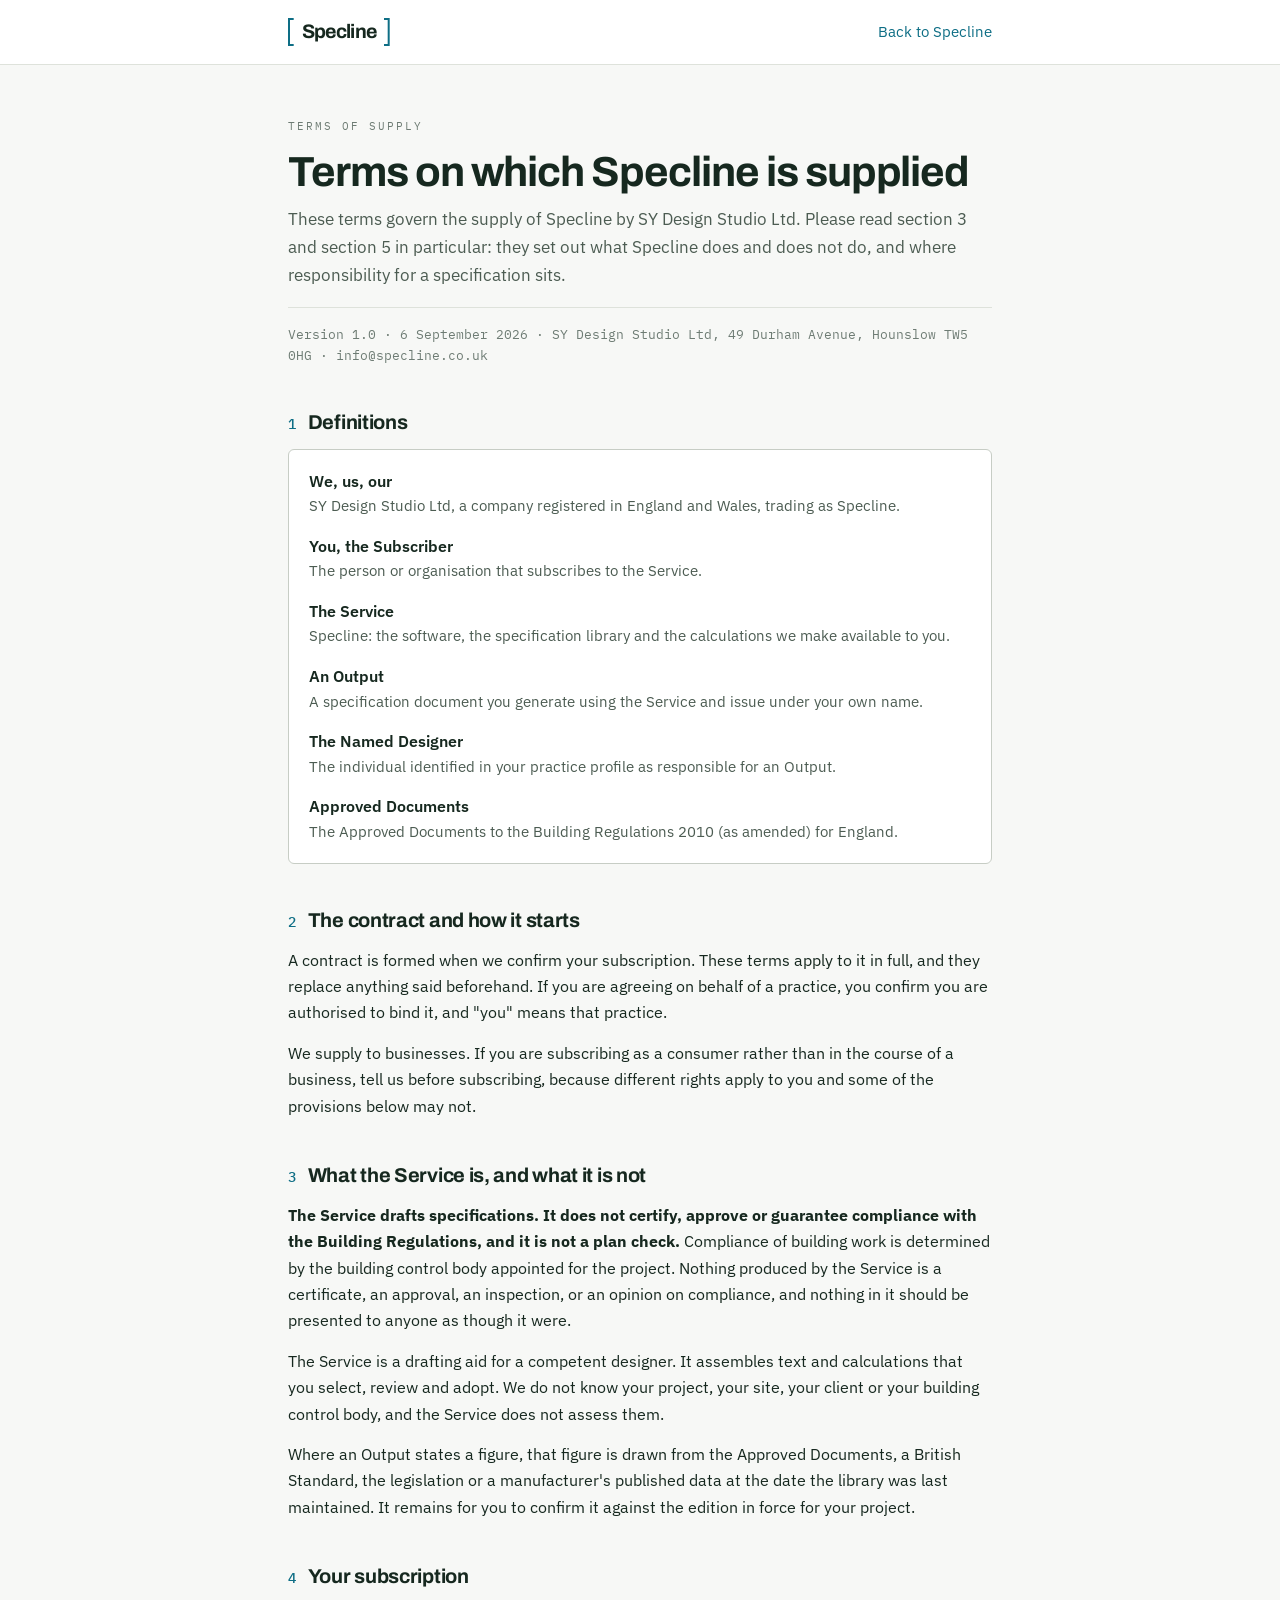
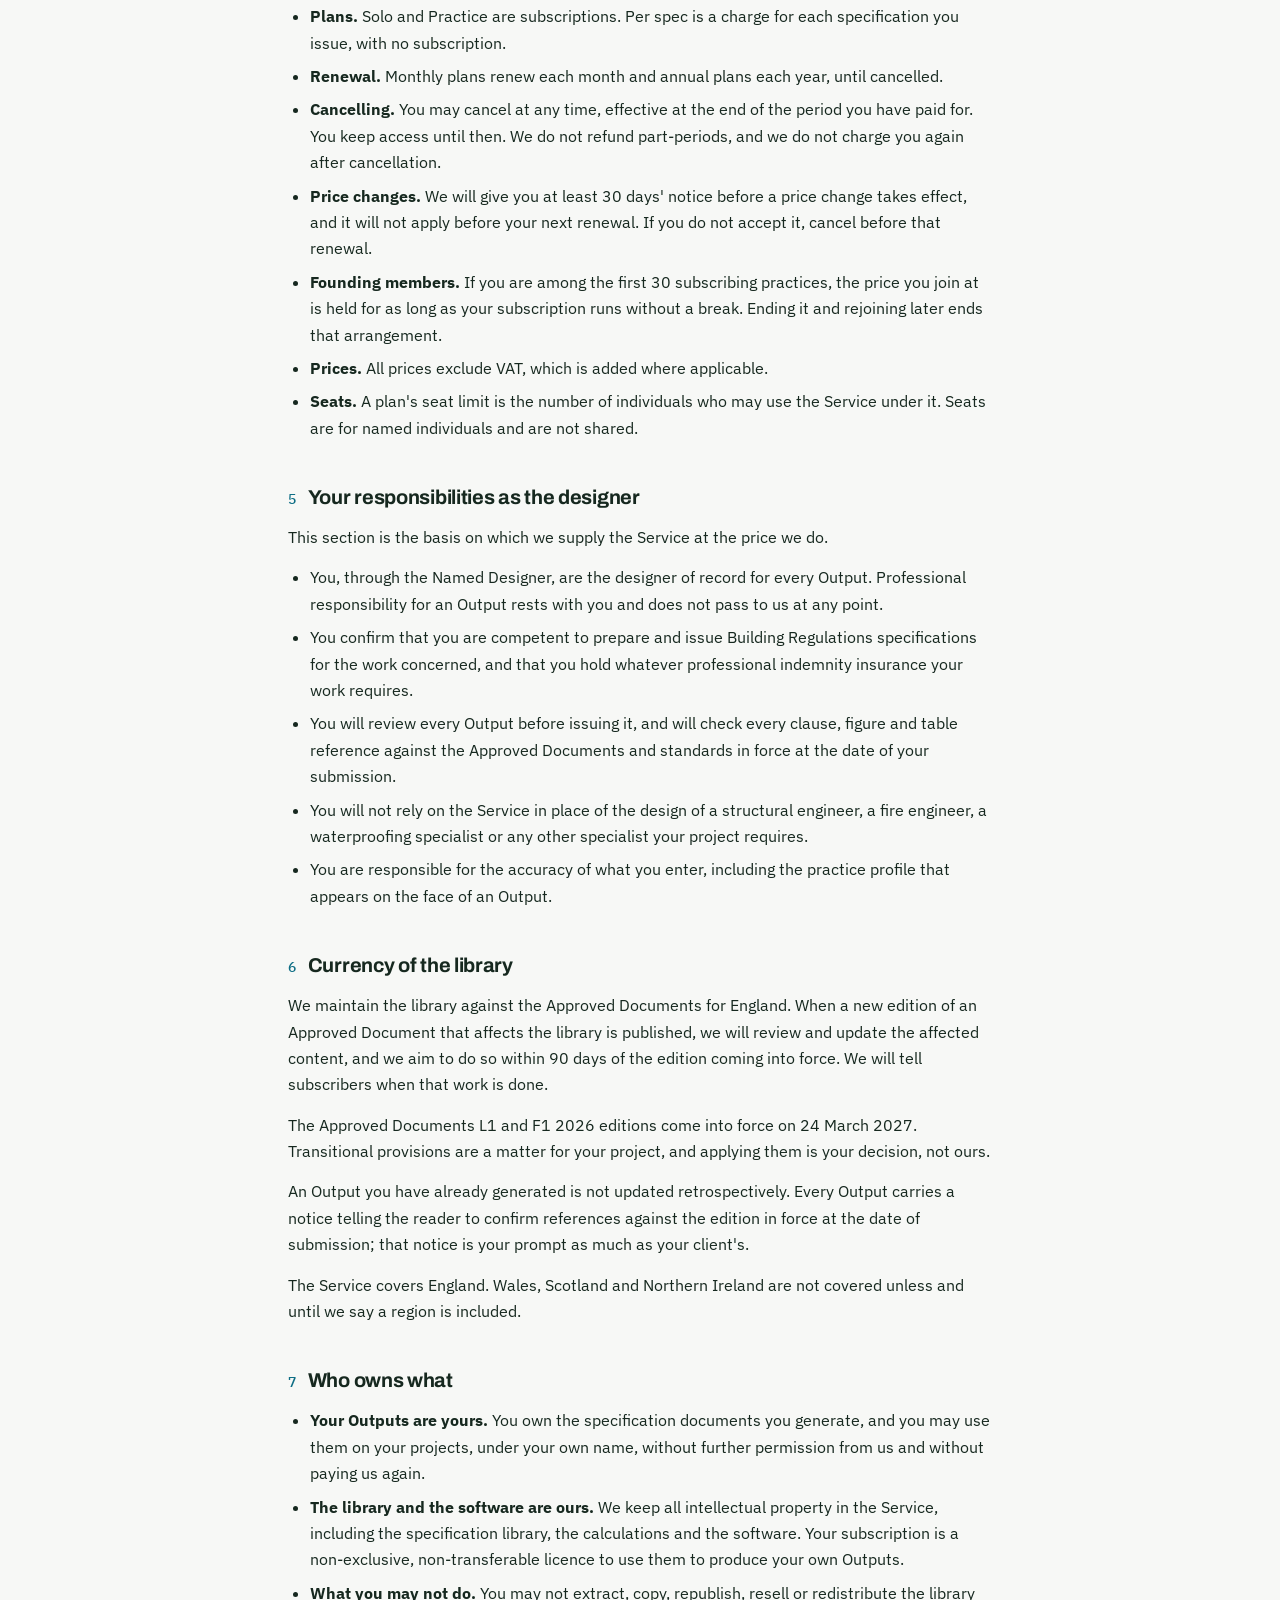
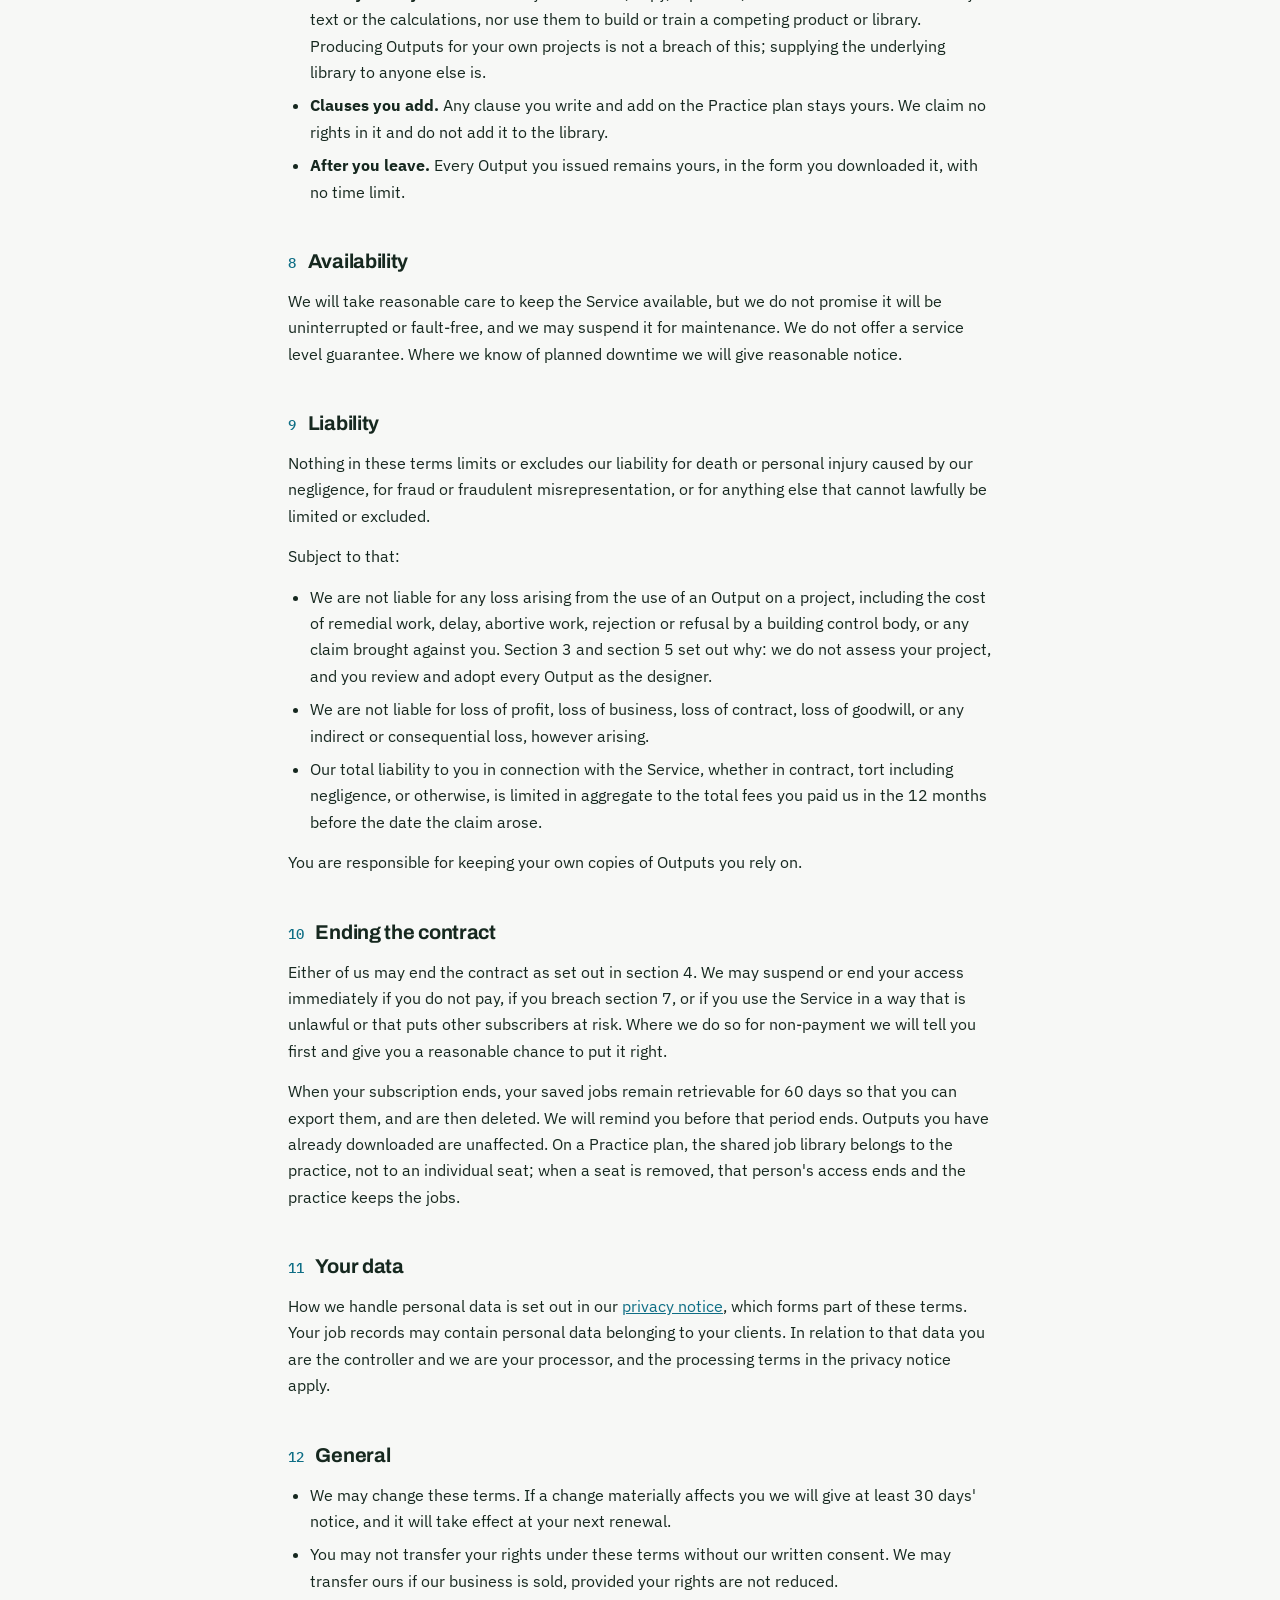
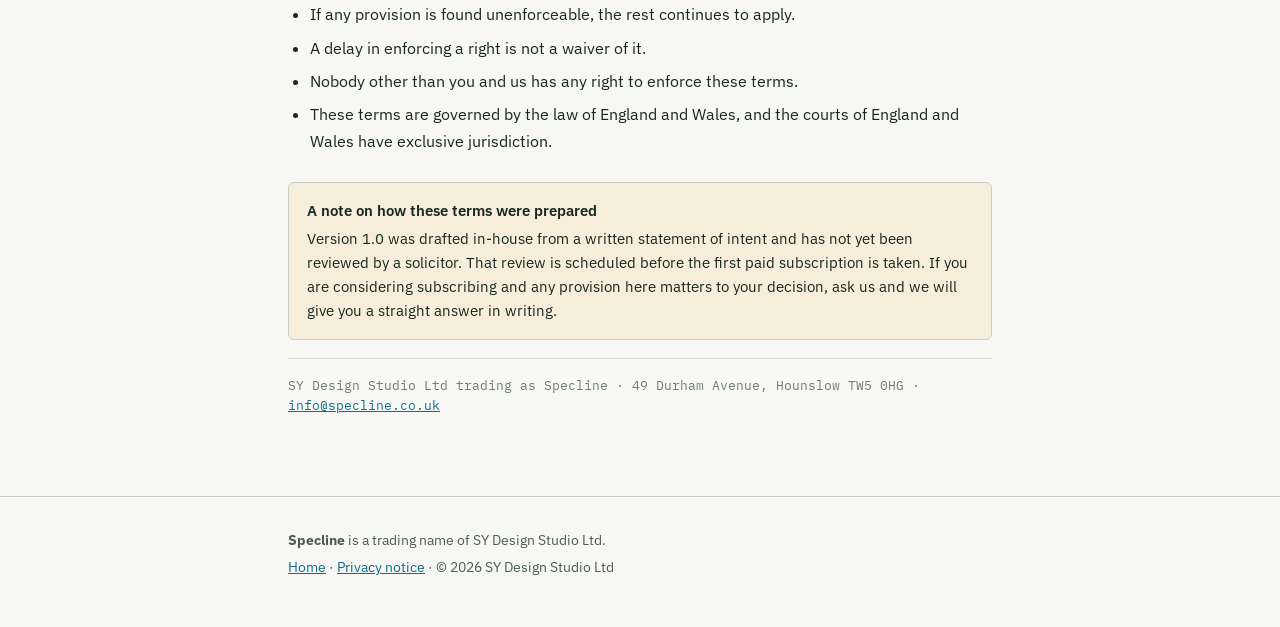
<file: site/terms.html>
<!doctype html>
<html lang="en-GB">
<head>
<meta charset="utf-8">
<meta name="viewport" content="width=device-width,initial-scale=1">
<title>Terms of supply — Specline</title>
<meta name="description" content="The terms on which SY Design Studio Ltd supplies Specline, the Building Regulations specification service.">
<link rel="canonical" href="https://specline.co.uk/terms.html">
<meta name="robots" content="index,follow">
<meta name="theme-color" content="#0E6E85">
<link rel="icon" type="image/svg+xml" href="data:image/svg+xml,%3Csvg xmlns='http://www.w3.org/2000/svg' viewBox='0 0 32 32'%3E%3Crect width='32' height='32' rx='6' fill='%230E6E85'/%3E%3Cpath d='M13.5 7.5H8V24.5H13.5M18.5 7.5H24V24.5H18.5' fill='none' stroke='%23FBFAF8' stroke-width='3'/%3E%3C/svg%3E">
<link rel="preconnect" href="https://fonts.googleapis.com">
<link rel="preconnect" href="https://fonts.gstatic.com" crossorigin>
<link rel="stylesheet" href="https://fonts.googleapis.com/css2?family=Archivo:wght@600;700&family=IBM+Plex+Mono:wght@400;500&family=IBM+Plex+Sans:wght@400;500;600&display=swap">
<style>
:root{
  --paper:#F7F8F6; --well:#EEF0EC; --surface:#FFFFFF;
  --ink:#16281F; --ink-2:#4C5C52; --ink-3:#6E7C74; --rule:#C7CDC5; --rule-soft:#DEE2DB;
  --petrol:#0E6E85; --petrol-hi:#0B586B; --petrol-soft:#E0EEF2; --on-petrol:#FBFAF8; --bracket:#0E6E85;
  --hold:#8A6108; --hold-soft:#F6EEDB;
  --wordmark:"Archivo","IBM Plex Sans",Inter,system-ui,sans-serif;
  --sans:"IBM Plex Sans",-apple-system,BlinkMacSystemFont,"Segoe UI",Roboto,Helvetica,Arial,sans-serif;
  --mono:"IBM Plex Mono",ui-monospace,SFMono-Regular,Menlo,Consolas,monospace;
  --r-input:2px; --r-ctl:4px; --r-card:6px;
}
@media (prefers-color-scheme:dark){:root:not([data-theme="light"]){
  --paper:#10191F; --well:#0B1319; --surface:#17222A;
  --ink:#EDEAE4; --ink-2:#A8B4BC; --ink-3:#78868F; --rule:#263239; --rule-soft:#1F2A31;
  --petrol:#2E9EB8; --petrol-hi:#63BDD1; --petrol-soft:#0F323C; --on-petrol:#08141A; --bracket:#2E9EB8;
  --hold:#D7A54A; --hold-soft:#2B2113;}}
:root[data-theme="dark"]{
  --paper:#10191F; --well:#0B1319; --surface:#17222A;
  --ink:#EDEAE4; --ink-2:#A8B4BC; --ink-3:#78868F; --rule:#263239; --rule-soft:#1F2A31;
  --petrol:#2E9EB8; --petrol-hi:#63BDD1; --petrol-soft:#0F323C; --on-petrol:#08141A; --bracket:#2E9EB8;
  --hold:#D7A54A; --hold-soft:#2B2113;}
*{box-sizing:border-box}
html{color-scheme:light dark}
body{margin:0;background:var(--paper);color:var(--ink);font-family:var(--sans);font-size:16px;line-height:1.65;-webkit-font-smoothing:antialiased}
a{color:var(--petrol)}
a:hover{color:var(--petrol-hi)}
.wrap{max-width:760px;margin:0 auto;padding:0 28px}
@media(max-width:640px){.wrap{padding:0 18px}}
.top{border-bottom:1px solid var(--rule-soft);background:var(--surface)}
.top .wrap{display:flex;align-items:center;gap:20px;height:64px}
.lockup{display:inline-flex;align-items:stretch;gap:7px;height:28px;text-decoration:none}
.lockup svg{width:6.7px;height:28px;display:block;overflow:visible}
.lockup b{align-self:center;font-family:var(--wordmark);font-weight:700;font-size:19.6px;letter-spacing:-.035em;line-height:.95;color:var(--ink)}
.top a.back{margin-left:auto;font-size:14.5px;text-decoration:none}
main{padding:52px 0 80px}
h1{font-family:var(--wordmark);font-weight:700;font-size:clamp(30px,4vw,42px);letter-spacing:-.025em;line-height:1.1;margin:0 0 10px}
h2{font-family:var(--wordmark);font-weight:700;font-size:20px;letter-spacing:-.015em;margin:40px 0 10px;display:flex;gap:12px;align-items:baseline}
h2 i{font-style:normal;font-family:var(--mono);font-size:14px;color:var(--petrol);font-weight:500;flex:none}
p{margin:0 0 14px}
ul{margin:0 0 14px;padding-left:22px}
li{margin-bottom:7px}
.eyebrow{font-family:var(--mono);font-size:11px;letter-spacing:.18em;text-transform:uppercase;color:var(--ink-3);margin:0 0 14px}
.lede{color:var(--ink-2);font-size:17px;margin-bottom:6px}
.meta{font-family:var(--mono);font-size:12.5px;color:var(--ink-3);margin:18px 0 0;padding-top:16px;border-top:1px solid var(--rule-soft)}
.flag{border:1px solid var(--rule);background:var(--hold-soft);border-radius:var(--r-card);padding:16px 18px;margin:28px 0 0;font-size:14.5px}
.flag b{display:block;font-weight:600;margin-bottom:4px}
.defs{background:var(--surface);border:1px solid var(--rule);border-radius:var(--r-card);padding:4px 20px;margin:0 0 8px}
.defs dt{font-weight:600;margin-top:14px}
.defs dd{margin:0 0 14px;color:var(--ink-2);font-size:15px}
footer{border-top:1px solid var(--rule);padding:32px 0 44px;font-size:13.5px;color:var(--ink-2)}
footer p{margin:0 0 4px}
/* Standalone navigation at the foot of the page gets a 24px pointer target; the links
   inside the sentences above are exempt and are left as they are. */
footer .nav a{display:inline-flex;align-items:center;min-height:24px}
</style>
</head>
<body>
<header class="top"><div class="wrap">
  <a class="lockup" href="/" aria-label="Specline"><svg viewBox="0 0 6.7 28" aria-hidden="true"><path d="M5.7 1H1V27H5.7" fill="none" stroke="var(--bracket)" stroke-width="2" stroke-linejoin="miter"/></svg><b aria-hidden="true">Specline</b><svg viewBox="0 0 6.7 28" aria-hidden="true"><path d="M1 1H5.7V27H1" fill="none" stroke="var(--bracket)" stroke-width="2" stroke-linejoin="miter"/></svg></a>
  <a class="back" href="/">Back to Specline</a>
</div></header>

<main><div class="wrap">
<p class="eyebrow">Terms of supply</p>
<h1>Terms on which Specline is supplied</h1>
<p class="lede">These terms govern the supply of Specline by SY Design Studio Ltd. Please read section 3 and section 5 in particular: they set out what Specline does and does not do, and where responsibility for a specification sits.</p>
<p class="meta">Version 1.0 · 6 September 2026 · SY Design Studio Ltd, 49 Durham Avenue, Hounslow TW5 0HG · info@specline.co.uk</p>

<h2><i>1</i>Definitions</h2>
<dl class="defs">
  <dt>We, us, our</dt><dd>SY Design Studio Ltd, a company registered in England and Wales, trading as Specline.</dd>
  <dt>You, the Subscriber</dt><dd>The person or organisation that subscribes to the Service.</dd>
  <dt>The Service</dt><dd>Specline: the software, the specification library and the calculations we make available to you.</dd>
  <dt>An Output</dt><dd>A specification document you generate using the Service and issue under your own name.</dd>
  <dt>The Named Designer</dt><dd>The individual identified in your practice profile as responsible for an Output.</dd>
  <dt>Approved Documents</dt><dd>The Approved Documents to the Building Regulations 2010 (as amended) for England.</dd>
</dl>

<h2><i>2</i>The contract and how it starts</h2>
<p>A contract is formed when we confirm your subscription. These terms apply to it in full, and they replace anything said beforehand. If you are agreeing on behalf of a practice, you confirm you are authorised to bind it, and "you" means that practice.</p>
<p>We supply to businesses. If you are subscribing as a consumer rather than in the course of a business, tell us before subscribing, because different rights apply to you and some of the provisions below may not.</p>

<h2><i>3</i>What the Service is, and what it is not</h2>
<p><strong>The Service drafts specifications. It does not certify, approve or guarantee compliance with the Building Regulations, and it is not a plan check.</strong> Compliance of building work is determined by the building control body appointed for the project. Nothing produced by the Service is a certificate, an approval, an inspection, or an opinion on compliance, and nothing in it should be presented to anyone as though it were.</p>
<p>The Service is a drafting aid for a competent designer. It assembles text and calculations that you select, review and adopt. We do not know your project, your site, your client or your building control body, and the Service does not assess them.</p>
<p>Where an Output states a figure, that figure is drawn from the Approved Documents, a British Standard, the legislation or a manufacturer's published data at the date the library was last maintained. It remains for you to confirm it against the edition in force for your project.</p>

<h2><i>4</i>Your subscription</h2>
<ul>
  <li><strong>Plans.</strong> Solo and Practice are subscriptions. Per spec is a charge for each specification you issue, with no subscription.</li>
  <li><strong>Renewal.</strong> Monthly plans renew each month and annual plans each year, until cancelled.</li>
  <li><strong>Cancelling.</strong> You may cancel at any time, effective at the end of the period you have paid for. You keep access until then. We do not refund part-periods, and we do not charge you again after cancellation.</li>
  <li><strong>Price changes.</strong> We will give you at least 30 days' notice before a price change takes effect, and it will not apply before your next renewal. If you do not accept it, cancel before that renewal.</li>
  <li><strong>Founding members.</strong> If you are among the first 30 subscribing practices, the price you join at is held for as long as your subscription runs without a break. Ending it and rejoining later ends that arrangement.</li>
  <li><strong>Prices.</strong> All prices exclude VAT, which is added where applicable.</li>
  <li><strong>Seats.</strong> A plan's seat limit is the number of individuals who may use the Service under it. Seats are for named individuals and are not shared.</li>
</ul>

<h2><i>5</i>Your responsibilities as the designer</h2>
<p>This section is the basis on which we supply the Service at the price we do.</p>
<ul>
  <li>You, through the Named Designer, are the designer of record for every Output. Professional responsibility for an Output rests with you and does not pass to us at any point.</li>
  <li>You confirm that you are competent to prepare and issue Building Regulations specifications for the work concerned, and that you hold whatever professional indemnity insurance your work requires.</li>
  <li>You will review every Output before issuing it, and will check every clause, figure and table reference against the Approved Documents and standards in force at the date of your submission.</li>
  <li>You will not rely on the Service in place of the design of a structural engineer, a fire engineer, a waterproofing specialist or any other specialist your project requires.</li>
  <li>You are responsible for the accuracy of what you enter, including the practice profile that appears on the face of an Output.</li>
</ul>

<h2><i>6</i>Currency of the library</h2>
<p>We maintain the library against the Approved Documents for England. When a new edition of an Approved Document that affects the library is published, we will review and update the affected content, and we aim to do so within 90 days of the edition coming into force. We will tell subscribers when that work is done.</p>
<p>The Approved Documents L1 and F1 2026 editions come into force on 24 March 2027. Transitional provisions are a matter for your project, and applying them is your decision, not ours.</p>
<p>An Output you have already generated is not updated retrospectively. Every Output carries a notice telling the reader to confirm references against the edition in force at the date of submission; that notice is your prompt as much as your client's.</p>
<p>The Service covers England. Wales, Scotland and Northern Ireland are not covered unless and until we say a region is included.</p>

<h2><i>7</i>Who owns what</h2>
<ul>
  <li><strong>Your Outputs are yours.</strong> You own the specification documents you generate, and you may use them on your projects, under your own name, without further permission from us and without paying us again.</li>
  <li><strong>The library and the software are ours.</strong> We keep all intellectual property in the Service, including the specification library, the calculations and the software. Your subscription is a non-exclusive, non-transferable licence to use them to produce your own Outputs.</li>
  <li><strong>What you may not do.</strong> You may not extract, copy, republish, resell or redistribute the library text or the calculations, nor use them to build or train a competing product or library. Producing Outputs for your own projects is not a breach of this; supplying the underlying library to anyone else is.</li>
  <li><strong>Clauses you add.</strong> Any clause you write and add on the Practice plan stays yours. We claim no rights in it and do not add it to the library.</li>
  <li><strong>After you leave.</strong> Every Output you issued remains yours, in the form you downloaded it, with no time limit.</li>
</ul>

<h2><i>8</i>Availability</h2>
<p>We will take reasonable care to keep the Service available, but we do not promise it will be uninterrupted or fault-free, and we may suspend it for maintenance. We do not offer a service level guarantee. Where we know of planned downtime we will give reasonable notice.</p>

<h2><i>9</i>Liability</h2>
<p>Nothing in these terms limits or excludes our liability for death or personal injury caused by our negligence, for fraud or fraudulent misrepresentation, or for anything else that cannot lawfully be limited or excluded.</p>
<p>Subject to that:</p>
<ul>
  <li>We are not liable for any loss arising from the use of an Output on a project, including the cost of remedial work, delay, abortive work, rejection or refusal by a building control body, or any claim brought against you. Section 3 and section 5 set out why: we do not assess your project, and you review and adopt every Output as the designer.</li>
  <li>We are not liable for loss of profit, loss of business, loss of contract, loss of goodwill, or any indirect or consequential loss, however arising.</li>
  <li>Our total liability to you in connection with the Service, whether in contract, tort including negligence, or otherwise, is limited in aggregate to the total fees you paid us in the 12 months before the date the claim arose.</li>
</ul>
<p>You are responsible for keeping your own copies of Outputs you rely on.</p>

<h2><i>10</i>Ending the contract</h2>
<p>Either of us may end the contract as set out in section 4. We may suspend or end your access immediately if you do not pay, if you breach section 7, or if you use the Service in a way that is unlawful or that puts other subscribers at risk. Where we do so for non-payment we will tell you first and give you a reasonable chance to put it right.</p>
<p>When your subscription ends, your saved jobs remain retrievable for 60 days so that you can export them, and are then deleted. We will remind you before that period ends. Outputs you have already downloaded are unaffected. On a Practice plan, the shared job library belongs to the practice, not to an individual seat; when a seat is removed, that person's access ends and the practice keeps the jobs.</p>

<h2><i>11</i>Your data</h2>
<p>How we handle personal data is set out in our <a href="/privacy.html">privacy notice</a>, which forms part of these terms. Your job records may contain personal data belonging to your clients. In relation to that data you are the controller and we are your processor, and the processing terms in the privacy notice apply.</p>

<h2><i>12</i>General</h2>
<ul>
  <li>We may change these terms. If a change materially affects you we will give at least 30 days' notice, and it will take effect at your next renewal.</li>
  <li>You may not transfer your rights under these terms without our written consent. We may transfer ours if our business is sold, provided your rights are not reduced.</li>
  <li>If any provision is found unenforceable, the rest continues to apply.</li>
  <li>A delay in enforcing a right is not a waiver of it.</li>
  <li>Nobody other than you and us has any right to enforce these terms.</li>
  <li>These terms are governed by the law of England and Wales, and the courts of England and Wales have exclusive jurisdiction.</li>
</ul>

<div class="flag"><b>A note on how these terms were prepared</b>
Version 1.0 was drafted in-house from a written statement of intent and has not yet been reviewed by a solicitor. That review is scheduled before the first paid subscription is taken. If you are considering subscribing and any provision here matters to your decision, ask us and we will give you a straight answer in writing.</div>

<p class="meta">SY Design Studio Ltd trading as Specline · 49 Durham Avenue, Hounslow TW5 0HG · <a href="mailto:info@specline.co.uk">info@specline.co.uk</a></p>
</div></main>

<footer><div class="wrap">
  <p><b>Specline</b> is a trading name of SY Design Studio Ltd.</p>
  <p class="nav"><a href="/">Home</a> · <a href="/privacy.html">Privacy notice</a> · © 2026 SY Design Studio Ltd</p>
</div></footer>
</body>
</html>
</file>
